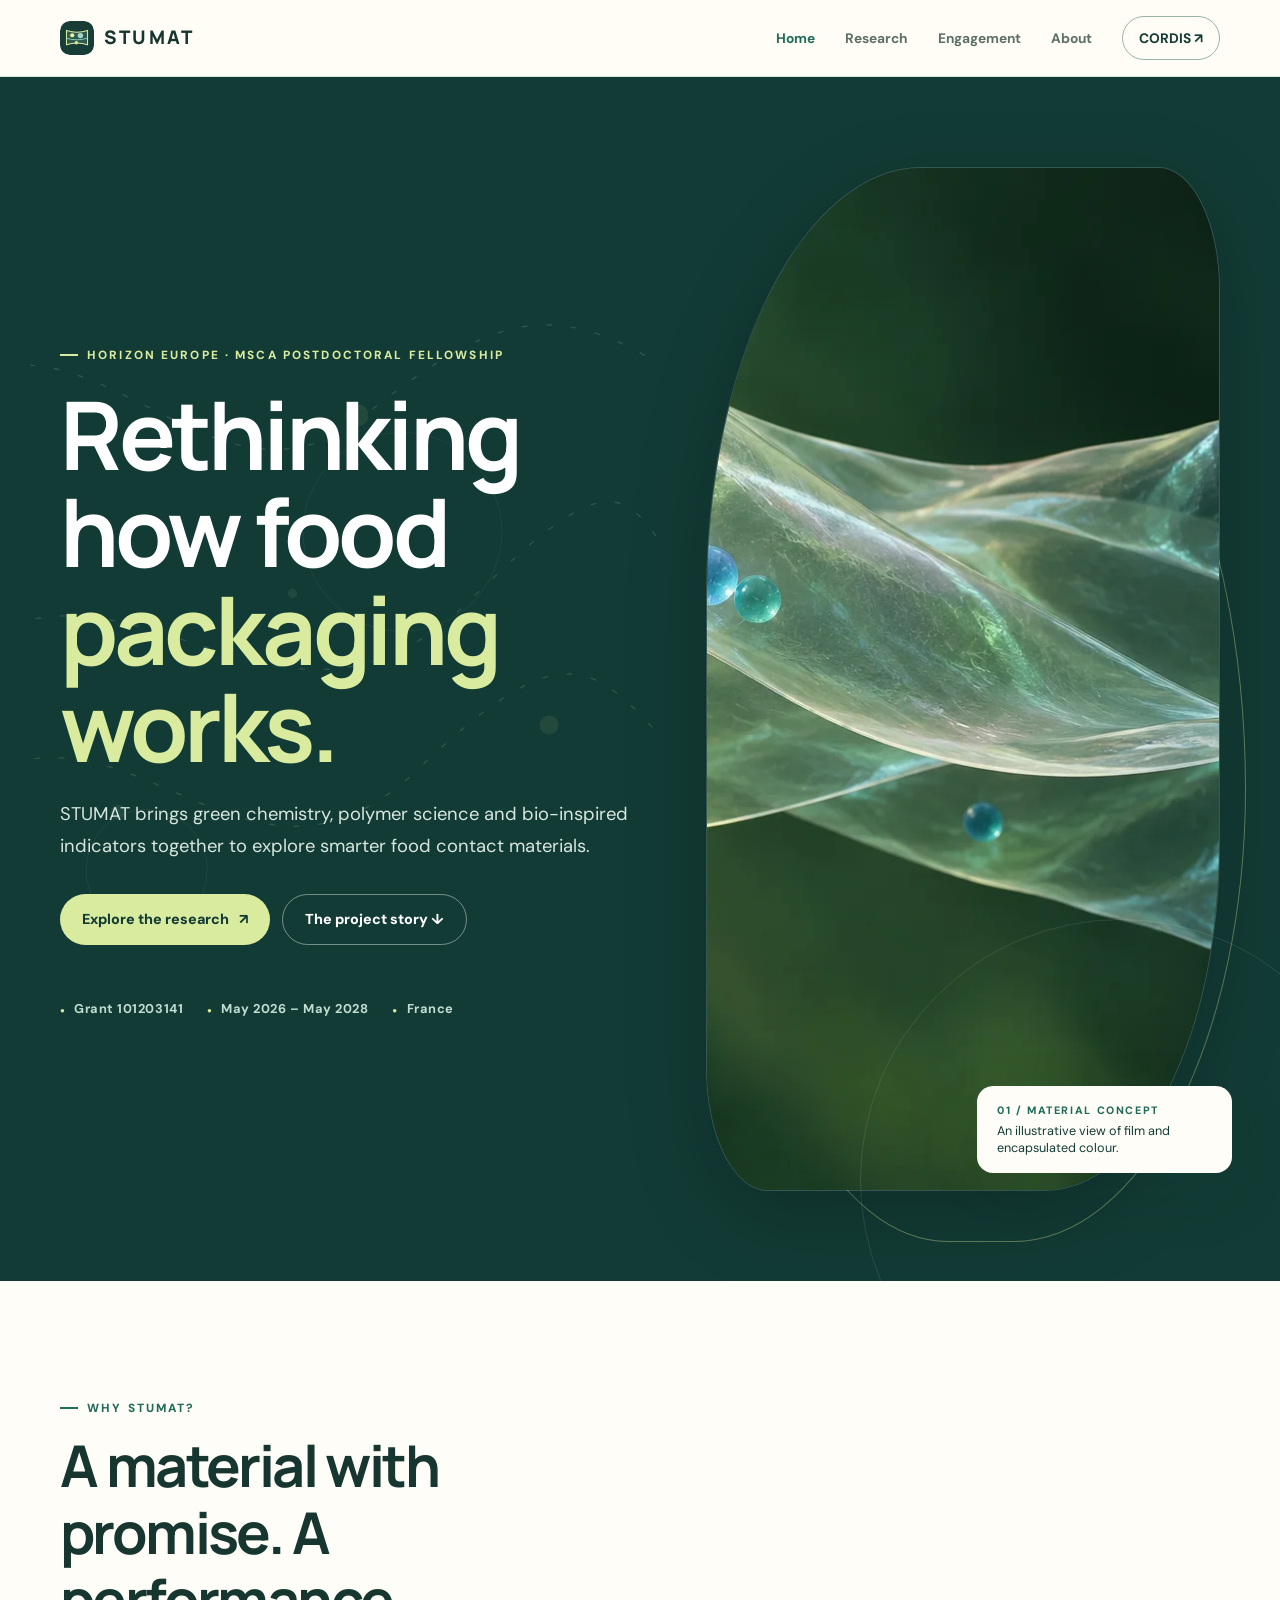
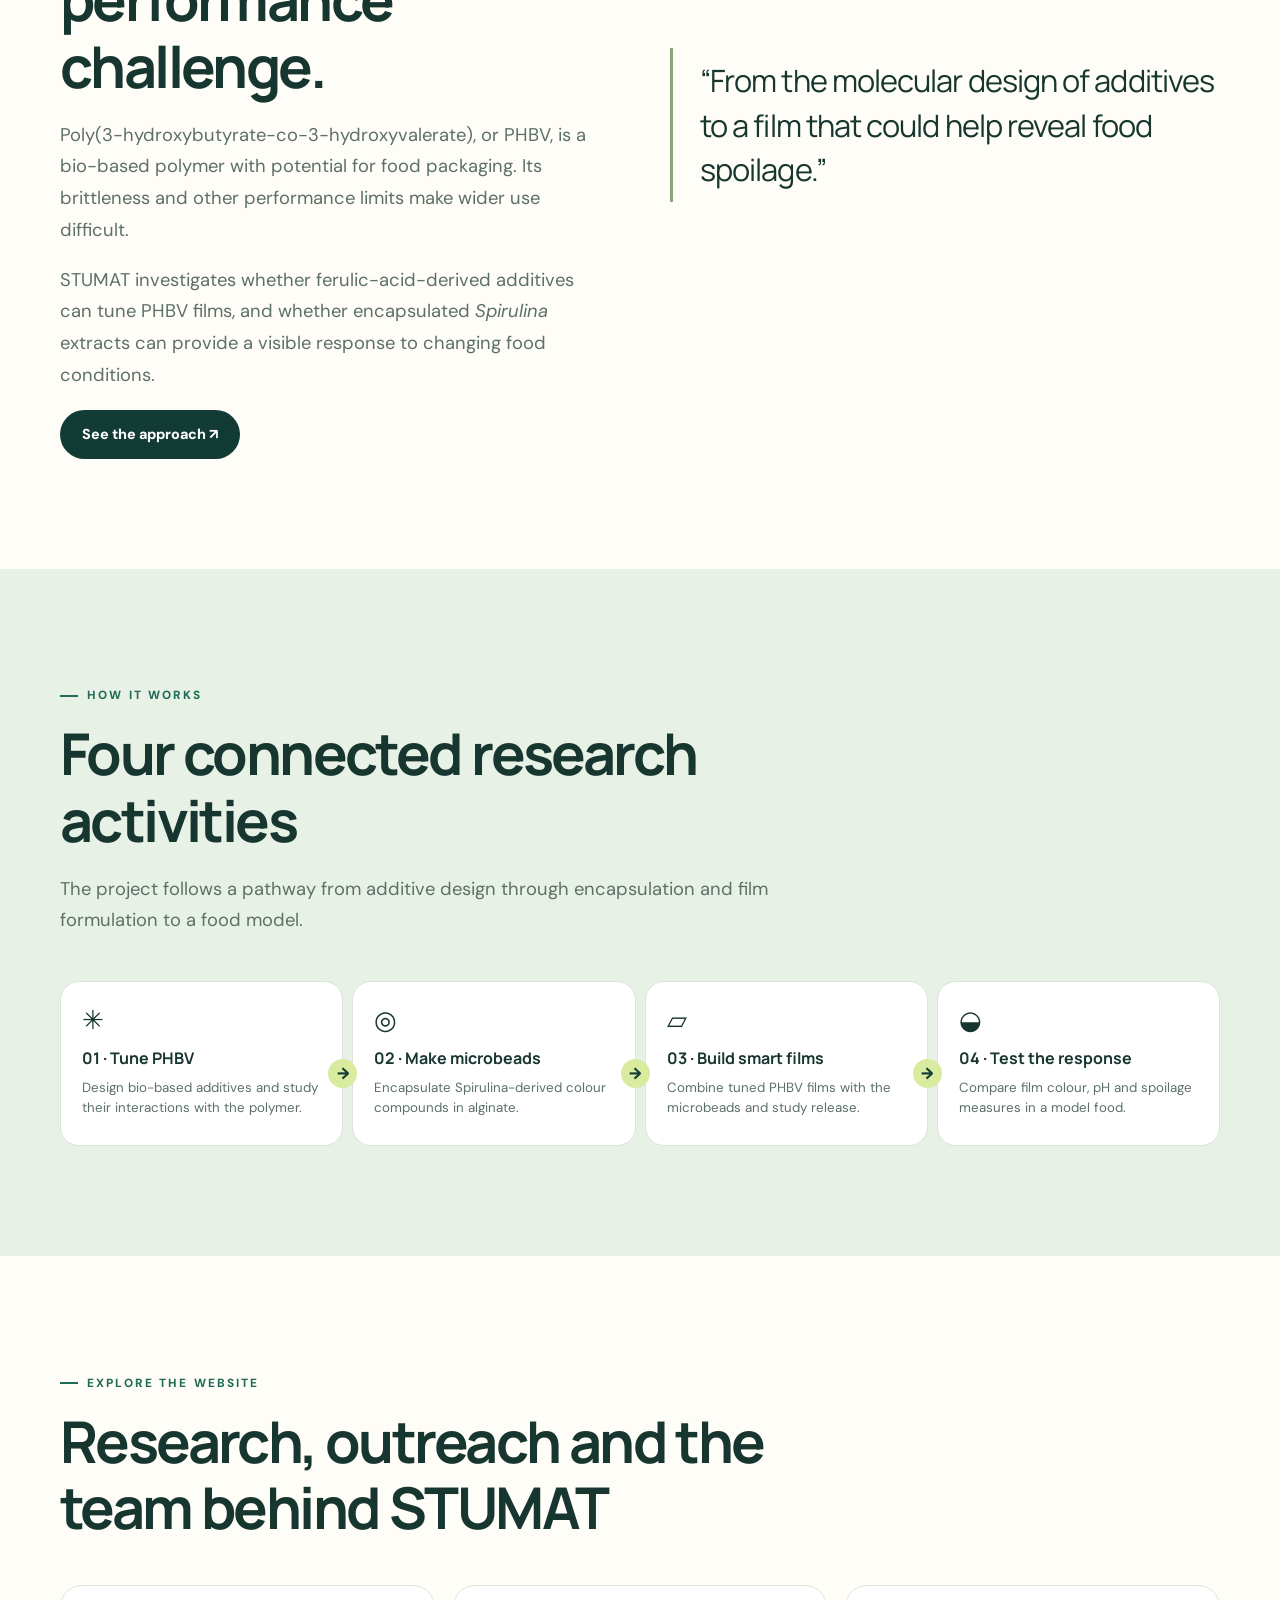
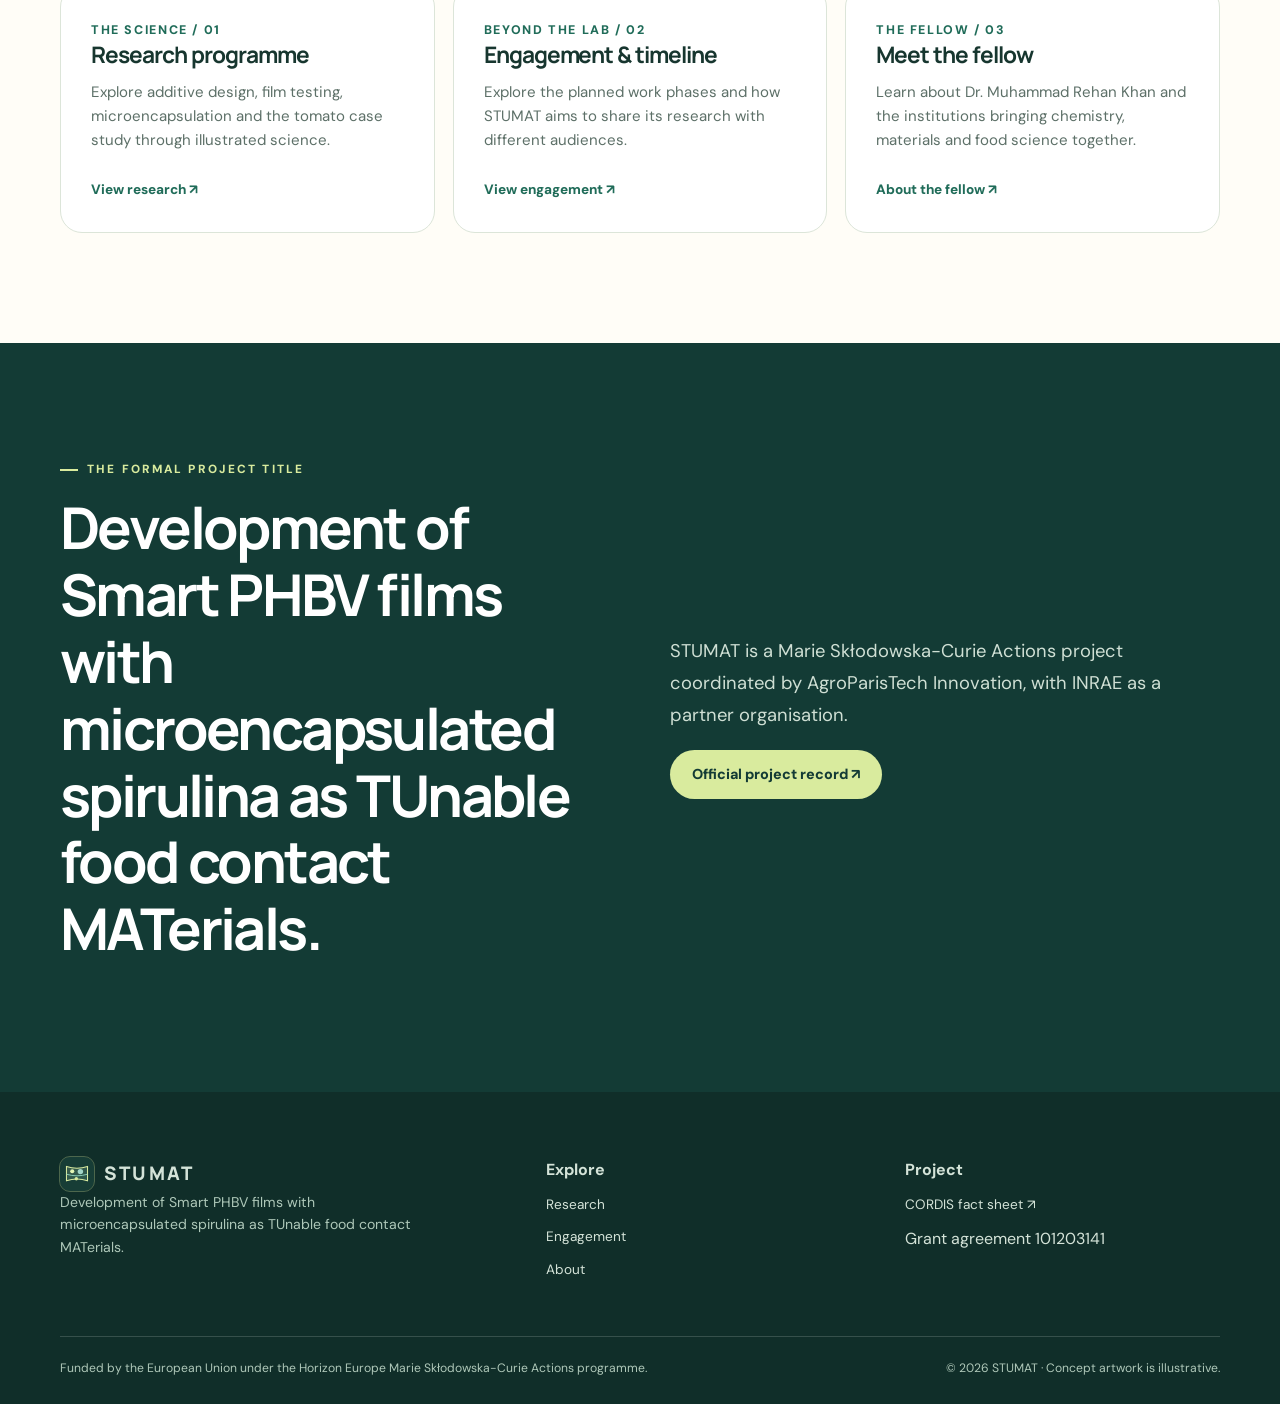
<file: index.html>
<!doctype html>
<html lang="en"><head><meta charset="utf-8"><meta name="viewport" content="width=device-width, initial-scale=1"><meta name="theme-color" content="#133b35"><meta name="description" content="STUMAT is a Marie Skłodowska-Curie Actions project developing tunable PHBV films and Spirulina-derived indicators for food contact materials."><title>STUMAT — Smart PHBV materials for food packaging</title><link rel="icon" href="favicon.svg" type="image/svg+xml"><link rel="stylesheet" href="site.css?v=stumat-hero-2"><style>
.hero-copy{position:relative;isolation:isolate}.hero-copy>:not(.hero-ambient){position:relative;z-index:1}.hero-ambient{position:absolute;inset:-60px -10px -35px -30px;z-index:0;pointer-events:none;overflow:hidden;opacity:.55}.hero-ambient svg{display:block;width:100%;height:100%}.hero-ambient .ambient-chain{fill:none;stroke:#c7ebd6;stroke-width:1.4;stroke-linecap:round;stroke-dasharray:5 21;opacity:.27;animation:ambient-line 28s linear infinite}.hero-ambient .chain-two{stroke:#d9eb9e;animation-direction:reverse}.hero-ambient .ambient-ring{fill:none;stroke:#c4ead4;stroke-width:1;opacity:.12}.hero-ambient .ambient-bead{fill:#d9eb9e;opacity:.15;animation:ambient-dot 6s ease-in-out infinite}.hero-ambient .bead-two,.hero-ambient .bead-four{fill:#a7e0cc}.hero-ambient .bead-three{animation-delay:-3s}@keyframes ambient-line{to{stroke-dashoffset:-312}}@keyframes ambient-dot{50%{translate:0 -11px;opacity:.26}}@media(max-width:600px){.hero-ambient{opacity:.35;inset:-35px -5px -20px -10px}}@media(prefers-reduced-motion:reduce){.hero-ambient .ambient-chain,.hero-ambient .ambient-bead{animation:none!important}}
</style><script src="site.js" defer></script></head>
<body><a class="skip" href="#main">Skip to content</a><header class="site-header"><div class="container nav-wrap"><a class="brand" href="index.html" aria-label="STUMAT home"><img class="brand-icon" src="assets/stumat-mark.svg" alt=""> STUMAT</a><button class="menu-button" type="button" aria-label="Open menu" aria-expanded="false">☰</button><nav class="nav" aria-label="Main navigation"><a href="index.html" aria-current="page">Home</a><a href="research.html">Research</a><a href="engagement.html">Engagement</a><a href="about.html">About</a><a class="nav-cta" href="https://cordis.europa.eu/project/id/101203141" target="_blank" rel="noopener noreferrer">CORDIS ↗</a></nav></div></header>
<main id="main"><section class="hero"><div class="container hero-grid"><div class="hero-copy"><div class="hero-ambient" aria-hidden="true"><svg viewBox="0 0 740 820" preserveAspectRatio="xMidYMid slice" xmlns="http://www.w3.org/2000/svg"><path class="ambient-chain chain-one" d="M-80 140 C90 -20 220 280 390 145 S620 18 810 170"/><path class="ambient-chain chain-two" d="M-90 585 C120 360 245 710 445 520 S640 430 820 620"/><path class="ambient-chain chain-three" d="M-70 420 C135 230 290 550 505 337 S650 300 820 395"/><circle class="ambient-ring ring-one" cx="430" cy="268" r="105"/><circle class="ambient-ring ring-two" cx="160" cy="625" r="64"/><circle class="ambient-bead bead-one" cx="382" cy="145" r="12"/><circle class="ambient-bead bead-two" cx="130" cy="564" r="8"/><circle class="ambient-bead bead-three" cx="585" cy="472" r="10"/><circle class="ambient-bead bead-four" cx="314" cy="333" r="5"/></svg></div><span class="eyebrow light-eyebrow">Horizon Europe · MSCA Postdoctoral Fellowship</span><h1>Rethinking how food <em>packaging works.</em></h1><p class="lead">STUMAT brings green chemistry, polymer science and bio-inspired indicators together to explore smarter food contact materials.</p><div class="hero-actions"><a class="button button-primary" href="research.html">Explore the research <span aria-hidden="true">↗</span></a><a class="button button-outline" href="#story">The project story ↓</a></div><div class="hero-meta"><span>Grant 101203141</span><span>May 2026 – May 2028</span><span>France</span></div></div><figure class="hero-image"><img src="assets/film-concept.webp" width="1536" height="1024" alt="Concept illustration of a translucent polymer film with blue-green indicator beads" fetchpriority="high"><figcaption><span>01 / MATERIAL CONCEPT</span> An illustrative view of film and encapsulated colour.</figcaption></figure></div></section>
<section class="section section-cream" id="story"><div class="container grid-2"><div class="reveal"><span class="eyebrow">Why STUMAT?</span><h2>A material with promise. A performance challenge.</h2><p class="lead">Poly(3-hydroxybutyrate-co-3-hydroxyvalerate), or PHBV, is a bio-based polymer with potential for food packaging. Its brittleness and other performance limits make wider use difficult.</p><p class="lead">STUMAT investigates whether ferulic-acid-derived additives can tune PHBV films, and whether encapsulated <em>Spirulina</em> extracts can provide a visible response to changing food conditions.</p><a class="button button-dark" href="research.html">See the approach ↗</a></div><div class="statement reveal">“From the molecular design of additives to a film that could help reveal food spoilage.”</div></div></section>
<section class="section section-sage"><div class="container"><div class="section-heading reveal"><span class="eyebrow">How it works</span><h2>Four connected research activities</h2><p class="lead">The project follows a pathway from additive design through encapsulation and film formulation to a food model.</p></div><div class="flow"><div class="flow-step reveal"><div class="flow-icon" aria-hidden="true">✳</div><strong>01 · Tune PHBV</strong><small>Design bio-based additives and study their interactions with the polymer.</small></div><div class="flow-step reveal"><div class="flow-icon" aria-hidden="true">◎</div><strong>02 · Make microbeads</strong><small>Encapsulate Spirulina-derived colour compounds in alginate.</small></div><div class="flow-step reveal"><div class="flow-icon" aria-hidden="true">▱</div><strong>03 · Build smart films</strong><small>Combine tuned PHBV films with the microbeads and study release.</small></div><div class="flow-step reveal"><div class="flow-icon" aria-hidden="true">◒</div><strong>04 · Test the response</strong><small>Compare film colour, pH and spoilage measures in a model food.</small></div></div></div></section>
<section class="section section-cream"><div class="container"><div class="section-heading reveal"><span class="eyebrow">Explore the website</span><h2>Research, outreach and the team behind STUMAT</h2></div><div class="grid-3"><article class="card reveal"><span class="card-number">THE SCIENCE / 01</span><h3>Research programme</h3><p>Explore additive design, film testing, microencapsulation and the tomato case study through illustrated science.</p><a class="card-link" href="research.html">View research ↗</a></article><article class="card reveal"><span class="card-number">BEYOND THE LAB / 02</span><h3>Engagement & timeline</h3><p>Explore the planned work phases and how STUMAT aims to share its research with different audiences.</p><a class="card-link" href="engagement.html">View engagement ↗</a></article><article class="card reveal"><span class="card-number">THE FELLOW / 03</span><h3>Meet the fellow</h3><p>Learn about Dr. Muhammad Rehan Khan and the institutions bringing chemistry, materials and food science together.</p><a class="card-link" href="about.html">About the fellow ↗</a></article></div></div></section>
<section class="section section-dark"><div class="container grid-2"><div class="reveal"><span class="eyebrow light-eyebrow">The formal project title</span><h2>Development of Smart PHBV films with microencapsulated spirulina as TUnable food contact MATerials.</h2></div><div class="reveal"><p class="lead">STUMAT is a Marie Skłodowska-Curie Actions project coordinated by AgroParisTech Innovation, with INRAE as a partner organisation.</p><a class="button button-primary" href="https://cordis.europa.eu/project/id/101203141" target="_blank" rel="noopener noreferrer">Official project record ↗</a></div></div></section></main>
<footer class="site-footer"><div class="container"><div class="footer-grid"><div><a class="brand" href="index.html"><img class="brand-icon" src="assets/stumat-mark.svg" alt=""> STUMAT</a><p>Development of Smart PHBV films with microencapsulated spirulina as TUnable food contact MATerials.</p></div><div class="footer-links"><strong>Explore</strong><a href="research.html">Research</a><a href="engagement.html">Engagement</a><a href="about.html">About</a></div><div class="footer-links"><strong>Project</strong><a href="https://cordis.europa.eu/project/id/101203141" target="_blank" rel="noopener noreferrer">CORDIS fact sheet ↗</a><span>Grant agreement 101203141</span></div></div><div class="footer-bottom"><span>Funded by the European Union under the Horizon Europe Marie Skłodowska-Curie Actions programme.</span><span>© 2026 STUMAT · Concept artwork is illustrative.</span></div></div></footer></body></html>
</file>
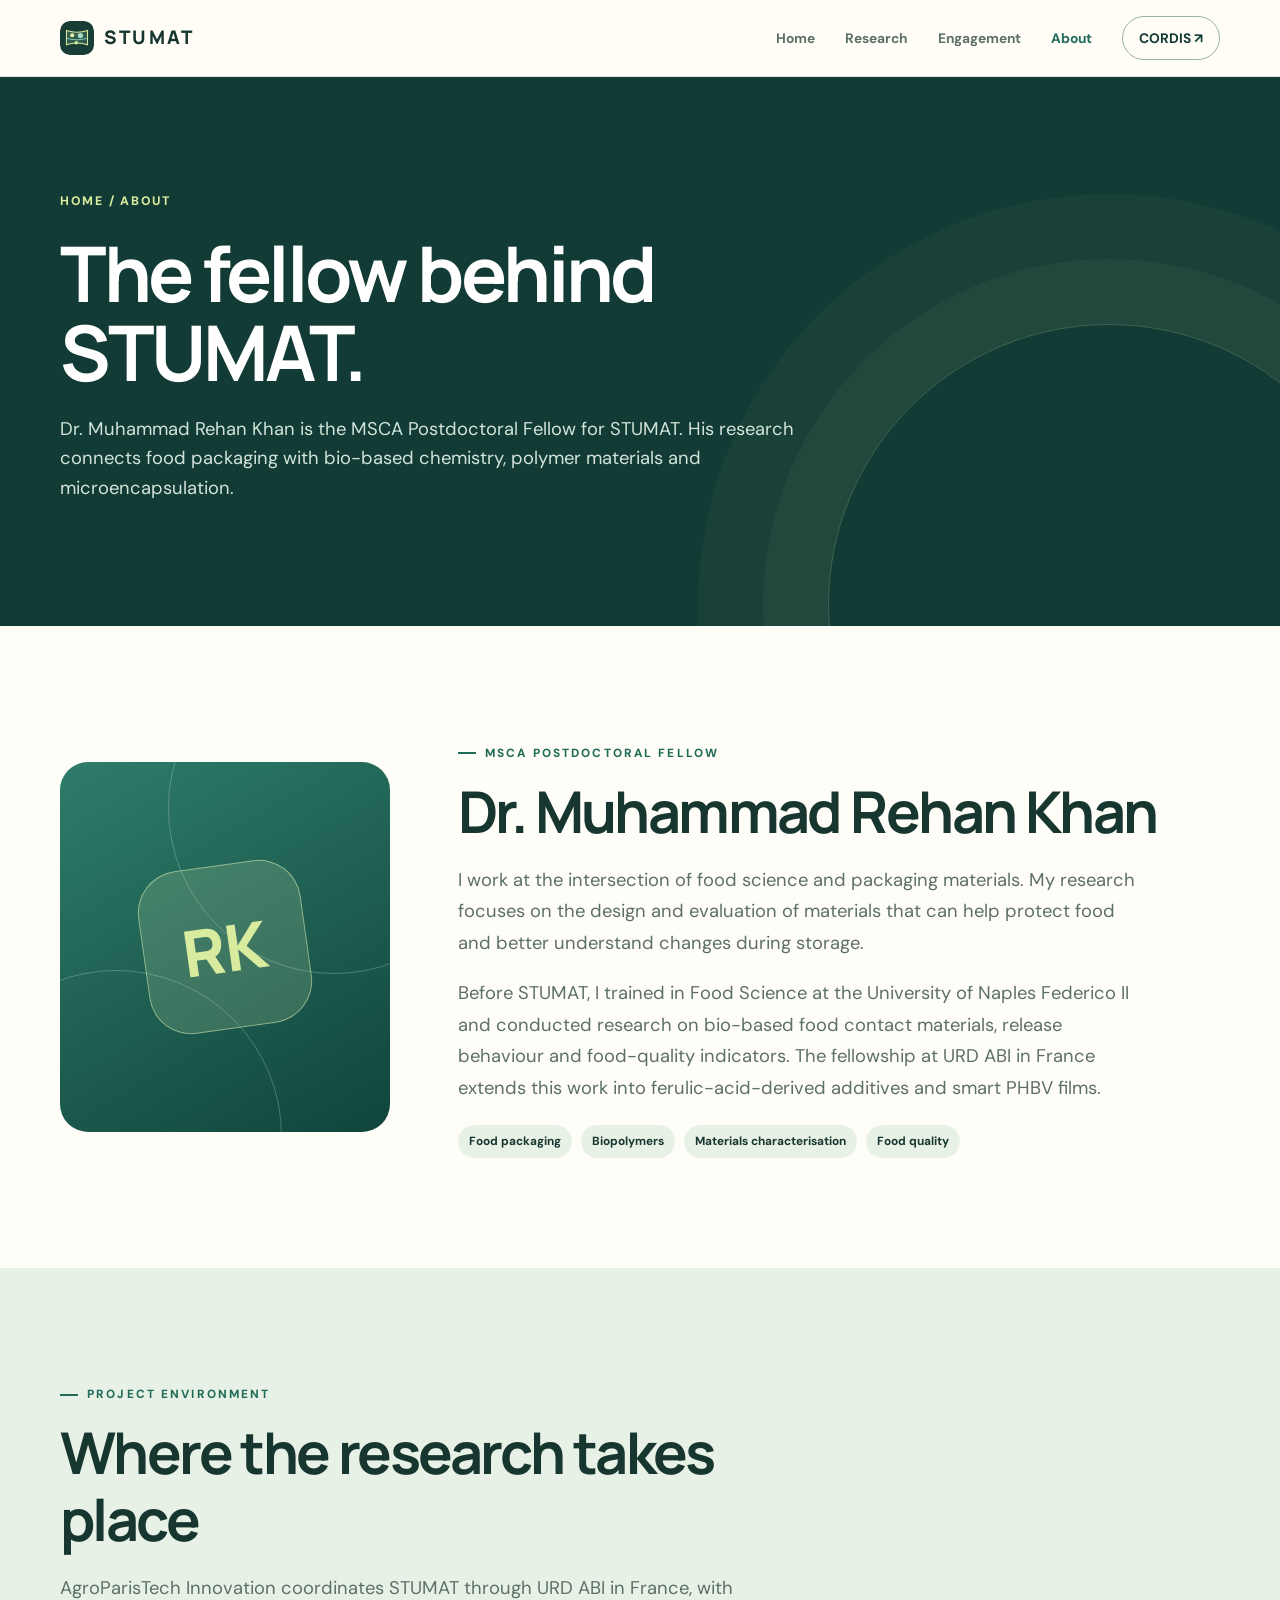
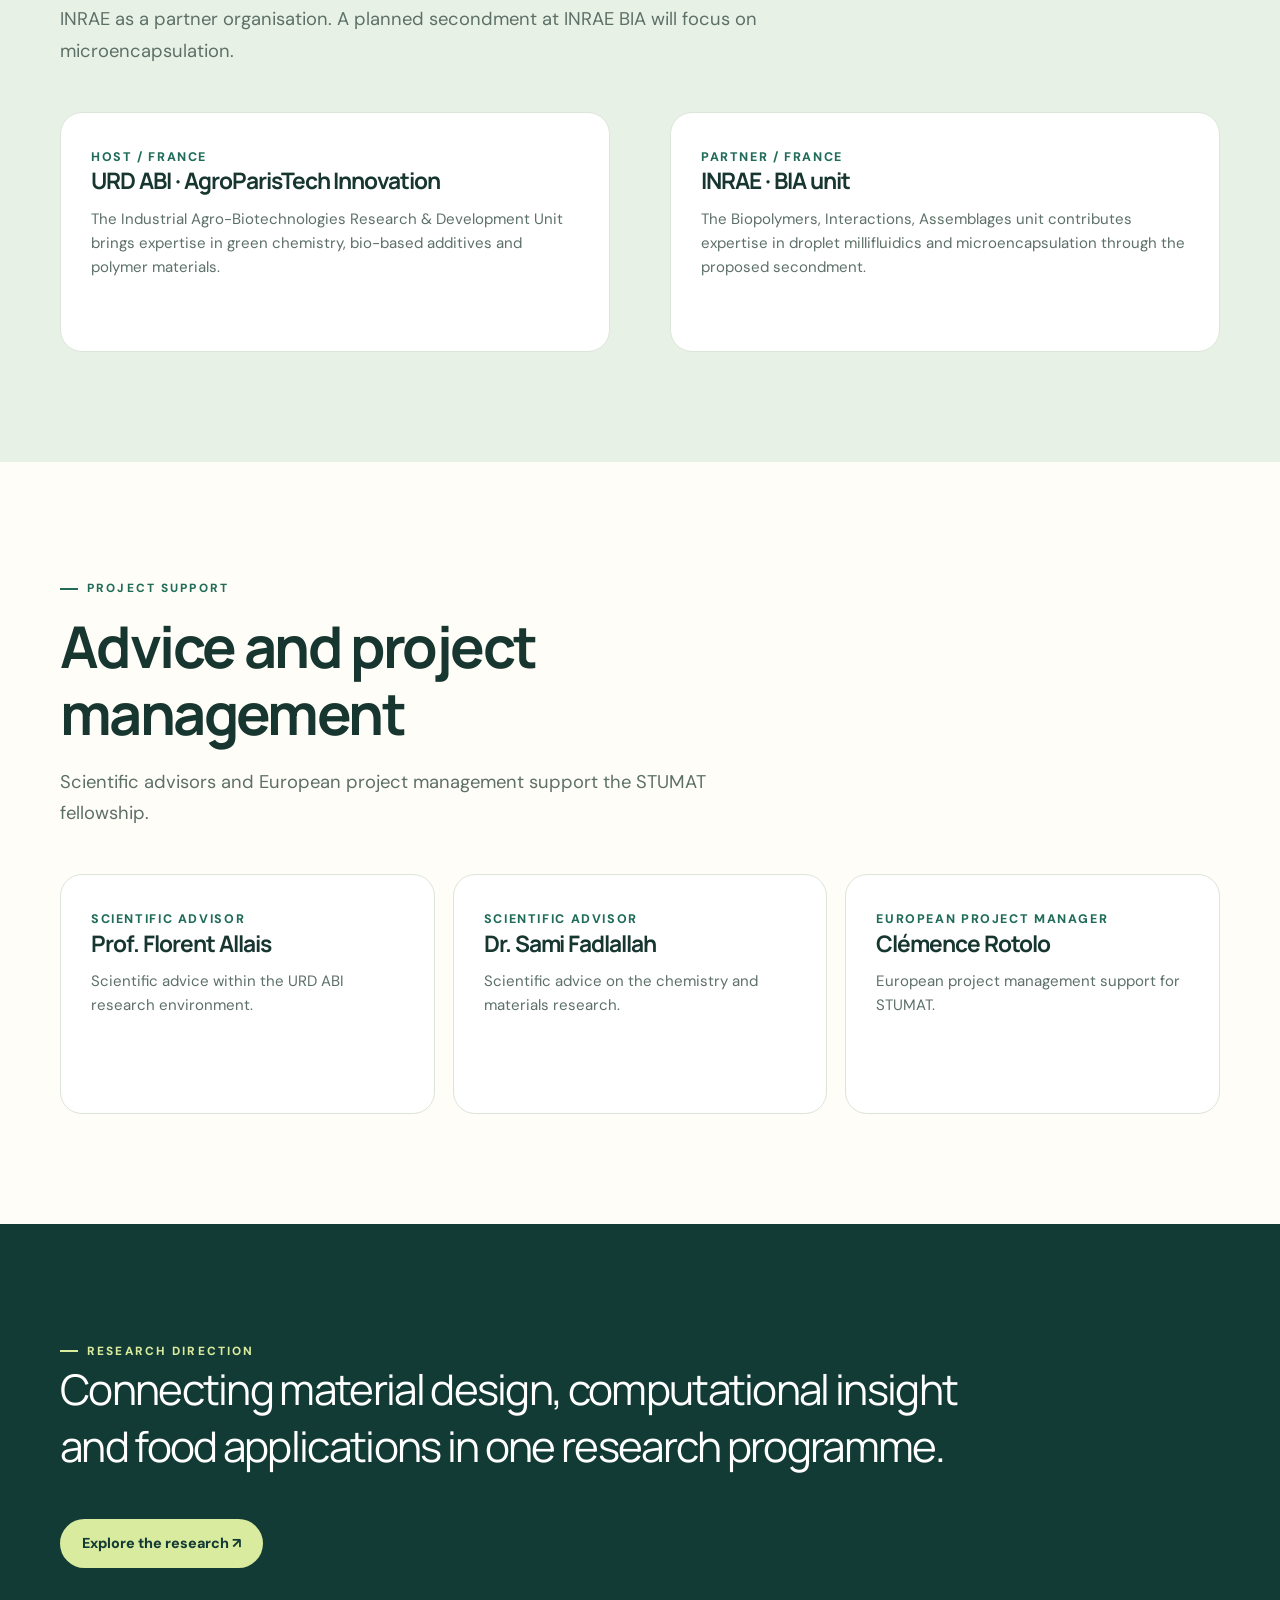
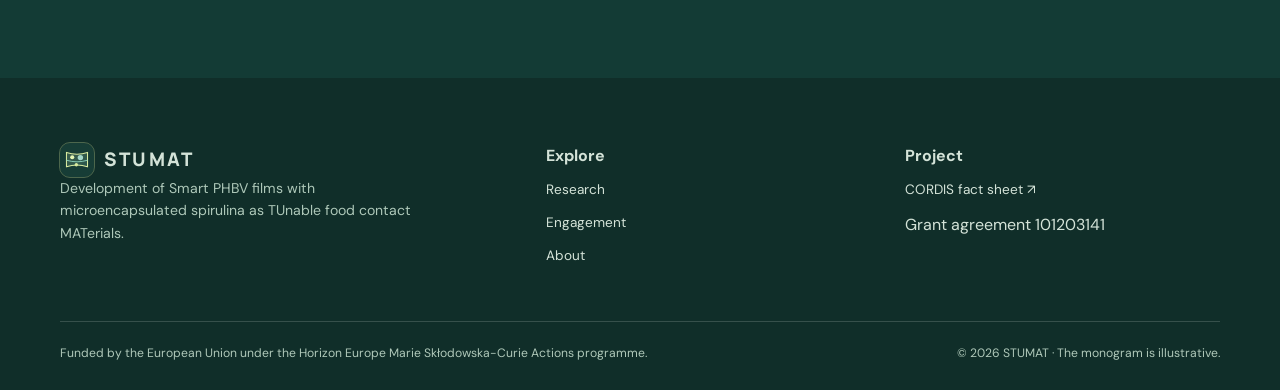
<file: about.html>
<!doctype html>
<html lang="en"><head><meta charset="utf-8"><meta name="viewport" content="width=device-width, initial-scale=1"><meta name="theme-color" content="#133b35"><meta name="description" content="Meet Dr. Muhammad Rehan Khan, the MSCA fellow behind STUMAT, and the French host and partner organisations."><title>About the fellow — STUMAT</title><link rel="icon" href="favicon.svg" type="image/svg+xml"><link rel="stylesheet" href="site.css"><script src="site.js" defer></script></head>
<body><a class="skip" href="#main">Skip to content</a><header class="site-header"><div class="container nav-wrap"><a class="brand" href="index.html" aria-label="STUMAT home"><img class="brand-icon" src="assets/stumat-mark.svg" alt=""> STUMAT</a><button class="menu-button" type="button" aria-label="Open menu" aria-expanded="false">☰</button><nav class="nav" aria-label="Main navigation"><a href="index.html">Home</a><a href="research.html">Research</a><a href="engagement.html">Engagement</a><a href="about.html" aria-current="page">About</a><a class="nav-cta" href="https://cordis.europa.eu/project/id/101203141" target="_blank" rel="noopener noreferrer">CORDIS ↗</a></nav></div></header>
<main id="main"><section class="page-hero"><div class="container"><span class="breadcrumb"><a href="index.html">Home</a> / About</span><h1>The fellow behind STUMAT.</h1><p>Dr. Muhammad Rehan Khan is the MSCA Postdoctoral Fellow for STUMAT. His research connects food packaging with bio-based chemistry, polymer materials and microencapsulation.</p></div></section>
<section class="section section-cream"><div class="container profile"><div class="portrait reveal" role="img" aria-label="Decorative monogram for Dr. Muhammad Rehan Khan; no portrait photograph"><div class="monogram">RK</div></div><div class="reveal"><span class="eyebrow">MSCA Postdoctoral Fellow</span><h2>Dr. Muhammad Rehan Khan</h2><p class="lead">I work at the intersection of food science and packaging materials. My research focuses on the design and evaluation of materials that can help protect food and better understand changes during storage.</p><p class="lead">Before STUMAT, I trained in Food Science at the University of Naples Federico II and conducted research on bio-based food contact materials, release behaviour and food-quality indicators. The fellowship at URD ABI in France extends this work into ferulic-acid-derived additives and smart PHBV films.</p><div class="tag-row"><span class="tag">Food packaging</span><span class="tag">Biopolymers</span><span class="tag">Materials characterisation</span><span class="tag">Food quality</span></div></div></div></section>
<section class="section section-sage"><div class="container"><div class="section-heading reveal"><span class="eyebrow">Project environment</span><h2>Where the research takes place</h2><p class="lead">AgroParisTech Innovation coordinates STUMAT through URD ABI in France, with INRAE as a partner organisation. A planned secondment at INRAE BIA will focus on microencapsulation.</p></div><div class="grid-2"><article class="card reveal"><span class="card-number">HOST / FRANCE</span><h3>URD ABI · AgroParisTech Innovation</h3><p>The Industrial Agro-Biotechnologies Research &amp; Development Unit brings expertise in green chemistry, bio-based additives and polymer materials.</p></article><article class="card reveal"><span class="card-number">PARTNER / FRANCE</span><h3>INRAE · BIA unit</h3><p>The Biopolymers, Interactions, Assemblages unit contributes expertise in droplet millifluidics and microencapsulation through the proposed secondment.</p></article></div></div></section>
<section class="section section-cream"><div class="container"><div class="section-heading reveal"><span class="eyebrow">Project support</span><h2>Advice and project management</h2><p class="lead">Scientific advisors and European project management support the STUMAT fellowship.</p></div><div class="grid-3"><article class="card reveal"><span class="card-number">SCIENTIFIC ADVISOR</span><h3>Prof. Florent Allais</h3><p>Scientific advice within the URD ABI research environment.</p></article><article class="card reveal"><span class="card-number">SCIENTIFIC ADVISOR</span><h3>Dr. Sami Fadlallah</h3><p>Scientific advice on the chemistry and materials research.</p></article><article class="card reveal"><span class="card-number">EUROPEAN PROJECT MANAGER</span><h3>Clémence Rotolo</h3><p>European project management support for STUMAT.</p></article></div></div></section>
<section class="section section-dark"><div class="container"><span class="eyebrow light-eyebrow">Research direction</span><p class="quote">Connecting material design, computational insight and food applications in one research programme.</p><a class="button button-primary" href="research.html">Explore the research ↗</a></div></section></main>
<footer class="site-footer"><div class="container"><div class="footer-grid"><div><a class="brand" href="index.html"><img class="brand-icon" src="assets/stumat-mark.svg" alt=""> STUMAT</a><p>Development of Smart PHBV films with microencapsulated spirulina as TUnable food contact MATerials.</p></div><div class="footer-links"><strong>Explore</strong><a href="research.html">Research</a><a href="engagement.html">Engagement</a><a href="about.html">About</a></div><div class="footer-links"><strong>Project</strong><a href="https://cordis.europa.eu/project/id/101203141" target="_blank" rel="noopener noreferrer">CORDIS fact sheet ↗</a><span>Grant agreement 101203141</span></div></div><div class="footer-bottom"><span>Funded by the European Union under the Horizon Europe Marie Skłodowska-Curie Actions programme.</span><span>© 2026 STUMAT · The monogram is illustrative.</span></div></div></footer></body></html>
</file>
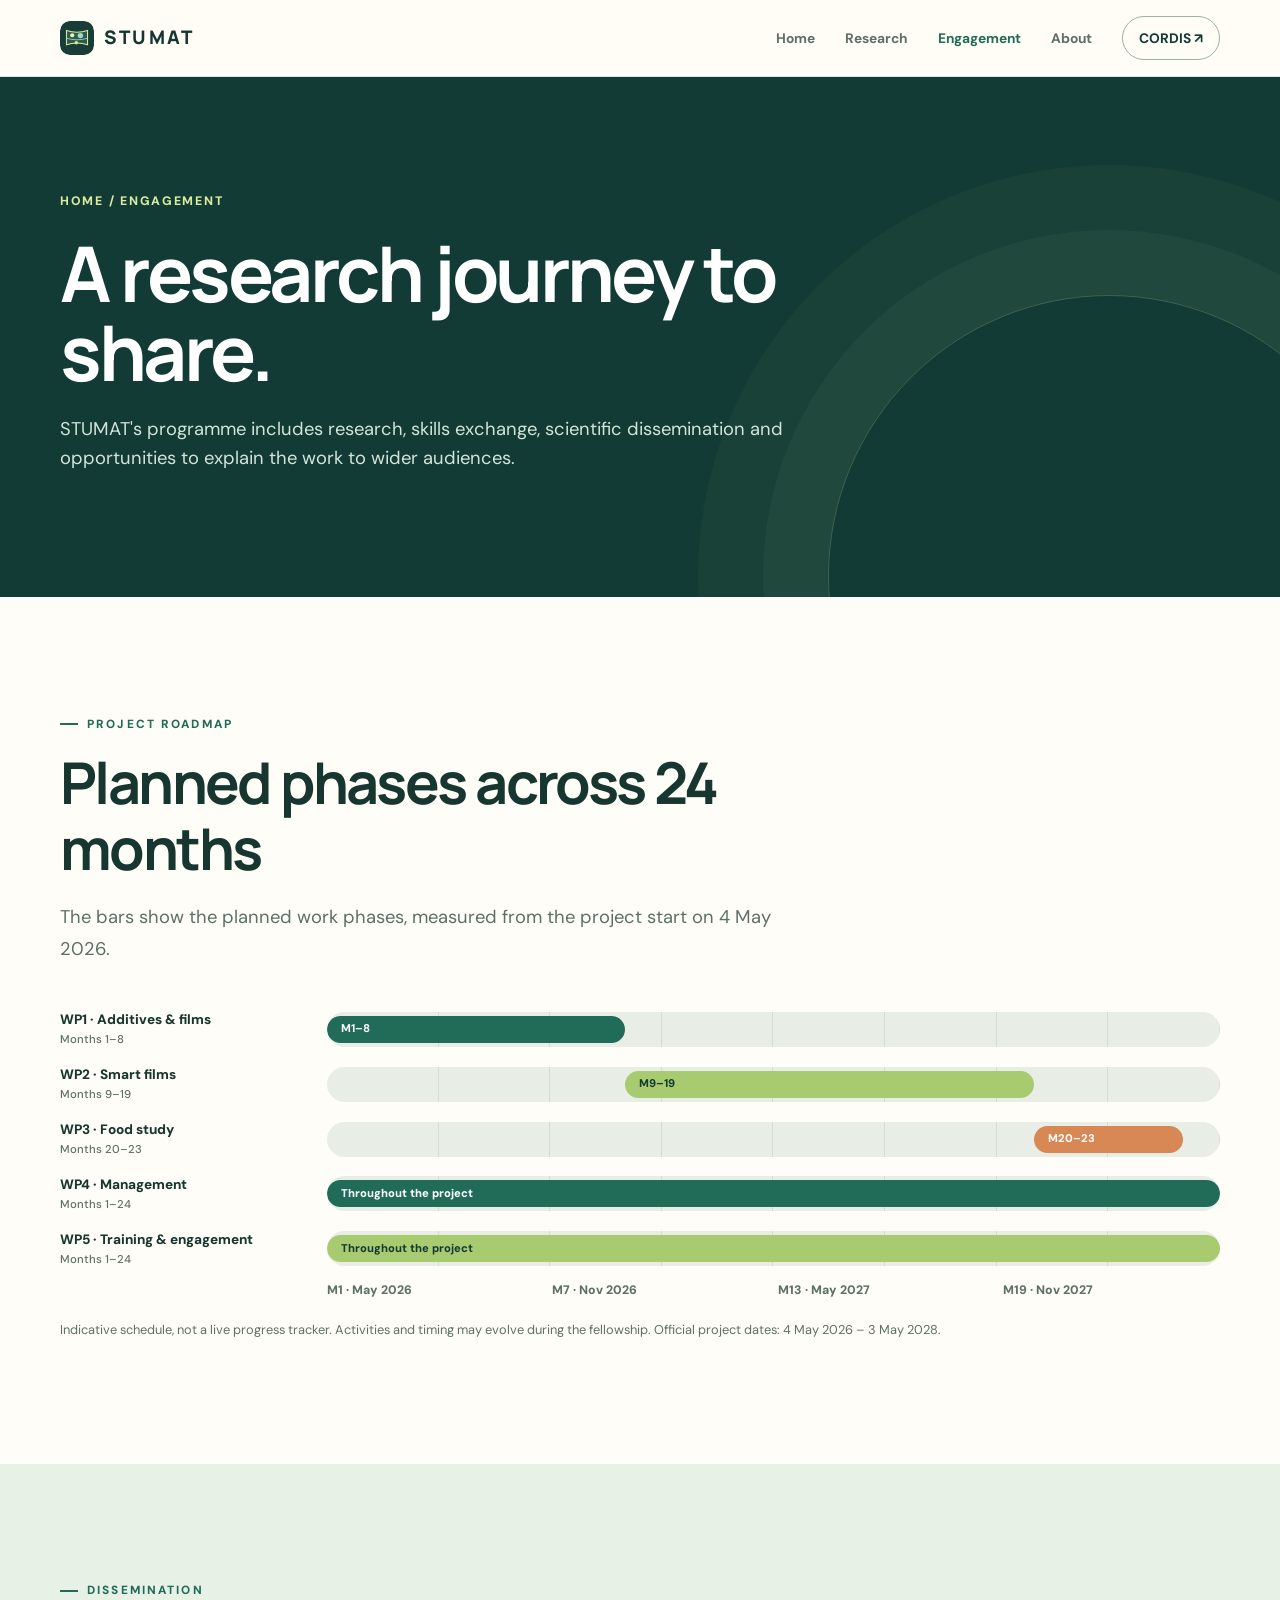
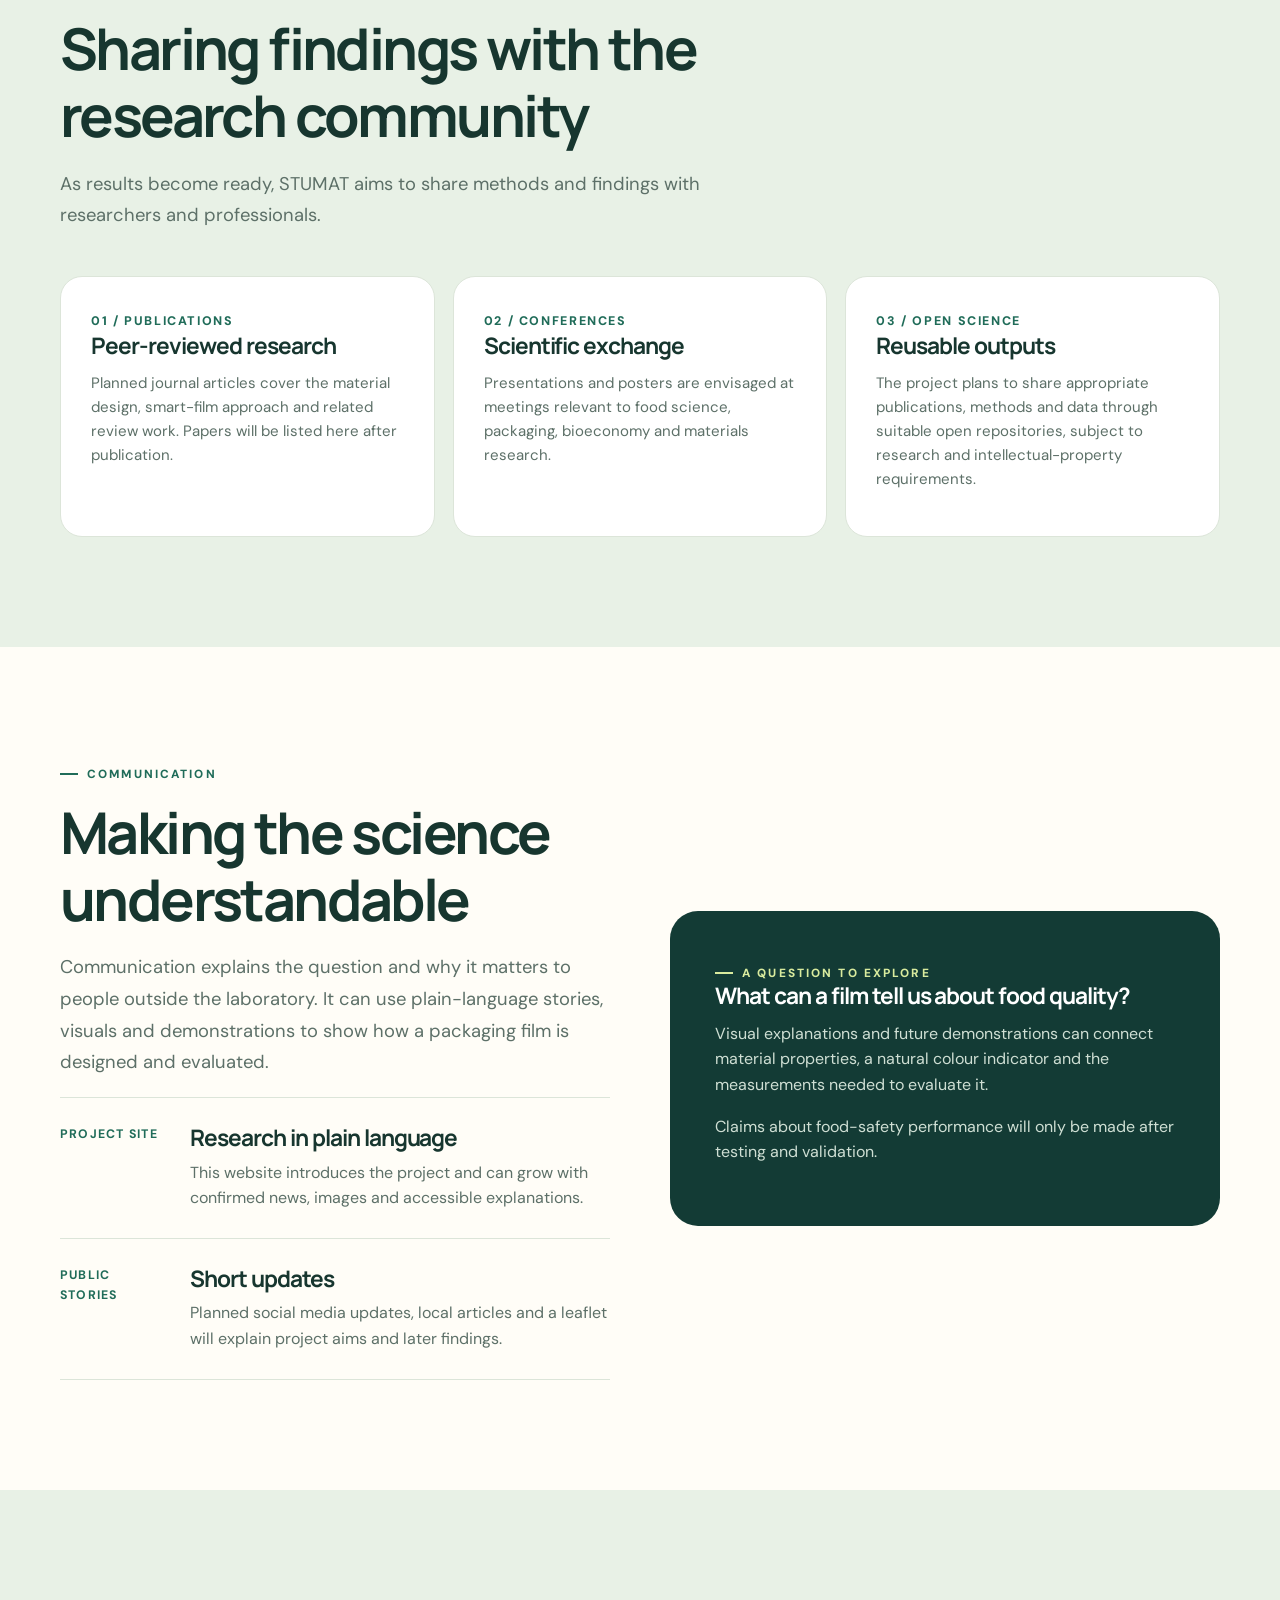
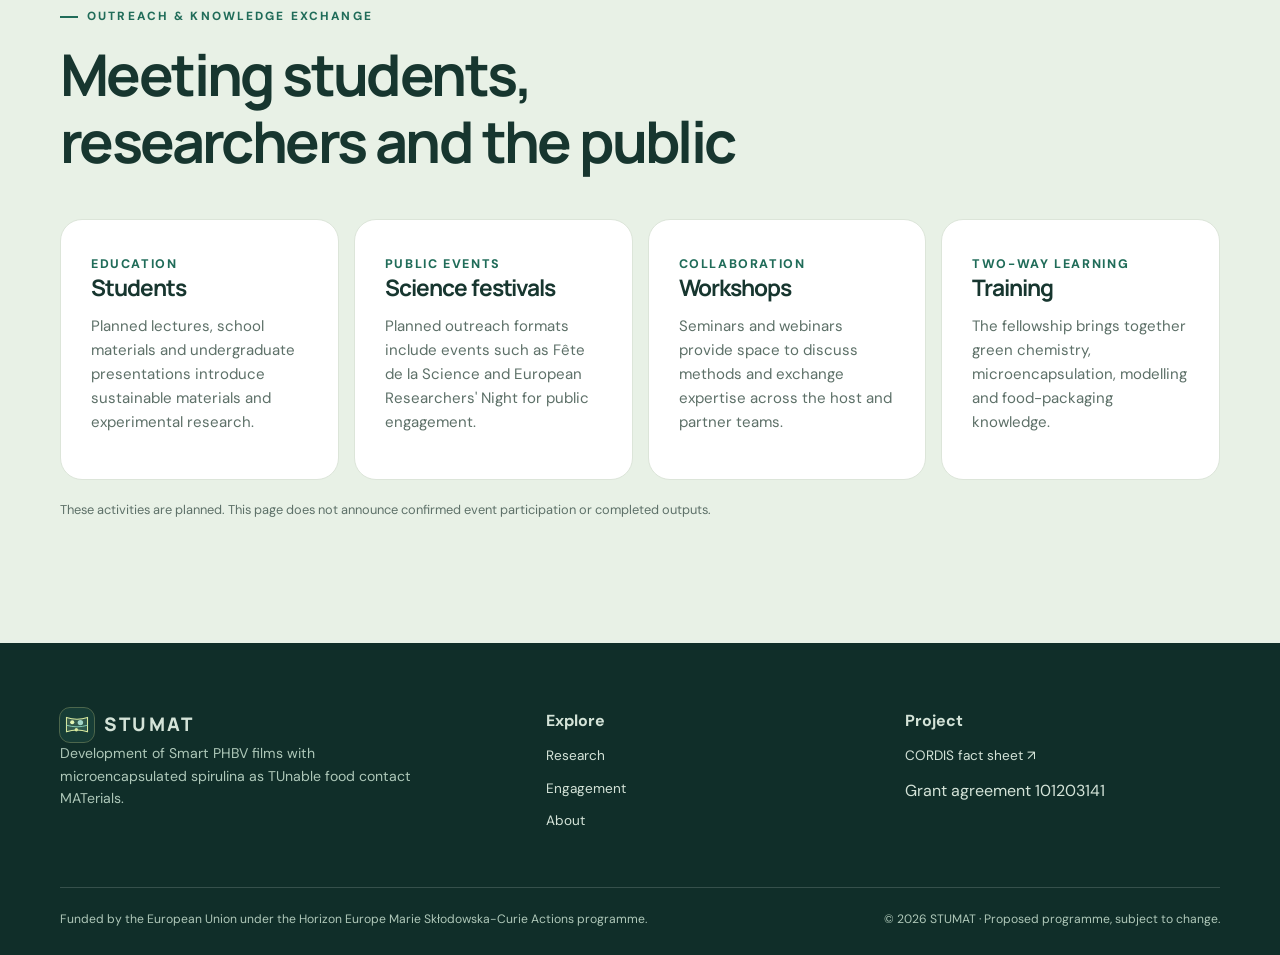
<file: engagement.html>
<!doctype html>
<html lang="en"><head><meta charset="utf-8"><meta name="viewport" content="width=device-width, initial-scale=1"><meta name="theme-color" content="#133b35"><meta name="description" content="See STUMAT's proposed timeline, scientific dissemination, public communication, education and outreach activities."><title>Timeline & engagement — STUMAT</title><link rel="icon" href="favicon.svg" type="image/svg+xml"><link rel="stylesheet" href="site.css"><script src="site.js" defer></script></head>
<body><a class="skip" href="#main">Skip to content</a><header class="site-header"><div class="container nav-wrap"><a class="brand" href="index.html" aria-label="STUMAT home"><img class="brand-icon" src="assets/stumat-mark.svg" alt=""> STUMAT</a><button class="menu-button" type="button" aria-label="Open menu" aria-expanded="false">☰</button><nav class="nav" aria-label="Main navigation"><a href="index.html">Home</a><a href="research.html">Research</a><a href="engagement.html" aria-current="page">Engagement</a><a href="about.html">About</a><a class="nav-cta" href="https://cordis.europa.eu/project/id/101203141" target="_blank" rel="noopener noreferrer">CORDIS ↗</a></nav></div></header>
<main id="main"><section class="page-hero"><div class="container"><span class="breadcrumb"><a href="index.html">Home</a> / Engagement</span><h1>A research journey to share.</h1><p>STUMAT's programme includes research, skills exchange, scientific dissemination and opportunities to explain the work to wider audiences.</p></div></section>
<section class="section section-cream" id="timeline"><div class="container"><div class="section-heading reveal"><span class="eyebrow">Project roadmap</span><h2>Planned phases across 24 months</h2><p class="lead">The bars show the planned work phases, measured from the project start on 4 May 2026.</p></div><div class="timeline reveal" role="img" aria-label="Proposed timeline: additive design months 1 to 8; microencapsulation and smart films months 9 to 19; spoilage detection months 20 to 23; management and engagement throughout months 1 to 24."><div class="timeline-row"><div class="timeline-name">WP1 · Additives & films <small>Months 1–8</small></div><div class="timeline-track"><div class="timeline-bar" style="--start:0%;--span:33.33%">M1–8</div></div></div><div class="timeline-row"><div class="timeline-name">WP2 · Smart films <small>Months 9–19</small></div><div class="timeline-track"><div class="timeline-bar lime" style="--start:33.33%;--span:45.83%">M9–19</div></div></div><div class="timeline-row"><div class="timeline-name">WP3 · Food study <small>Months 20–23</small></div><div class="timeline-track"><div class="timeline-bar orange" style="--start:79.17%;--span:16.67%">M20–23</div></div></div><div class="timeline-row"><div class="timeline-name">WP4 · Management <small>Months 1–24</small></div><div class="timeline-track"><div class="timeline-bar" style="--start:0%;--span:100%">Throughout the project</div></div></div><div class="timeline-row"><div class="timeline-name">WP5 · Training & engagement <small>Months 1–24</small></div><div class="timeline-track"><div class="timeline-bar lime" style="--start:0%;--span:100%">Throughout the project</div></div></div></div><div class="timeline-axis"><span>M1 · May 2026</span><span>M7 · Nov 2026</span><span>M13 · May 2027</span><span>M19 · Nov 2027</span></div><p class="note">Indicative schedule, not a live progress tracker. Activities and timing may evolve during the fellowship. Official project dates: 4 May 2026 – 3 May 2028.</p></div></section>
<section class="section section-sage" id="dissemination"><div class="container"><div class="section-heading reveal"><span class="eyebrow">Dissemination</span><h2>Sharing findings with the research community</h2><p class="lead">As results become ready, STUMAT aims to share methods and findings with researchers and professionals.</p></div><div class="grid-3"><article class="card reveal"><span class="card-number">01 / PUBLICATIONS</span><h3>Peer-reviewed research</h3><p>Planned journal articles cover the material design, smart-film approach and related review work. Papers will be listed here after publication.</p></article><article class="card reveal"><span class="card-number">02 / CONFERENCES</span><h3>Scientific exchange</h3><p>Presentations and posters are envisaged at meetings relevant to food science, packaging, bioeconomy and materials research.</p></article><article class="card reveal"><span class="card-number">03 / OPEN SCIENCE</span><h3>Reusable outputs</h3><p>The project plans to share appropriate publications, methods and data through suitable open repositories, subject to research and intellectual-property requirements.</p></article></div></div></section>
<section class="section section-cream" id="communication"><div class="container grid-2"><div class="reveal"><span class="eyebrow">Communication</span><h2>Making the science understandable</h2><p class="lead">Communication explains the question and why it matters to people outside the laboratory. It can use plain-language stories, visuals and demonstrations to show how a packaging film is designed and evaluated.</p><div class="activity"><strong>PROJECT SITE</strong><div><h3>Research in plain language</h3><p>This website introduces the project and can grow with confirmed news, images and accessible explanations.</p></div></div><div class="activity"><strong>PUBLIC STORIES</strong><div><h3>Short updates</h3><p>Planned social media updates, local articles and a leaflet will explain project aims and later findings.</p></div></div></div><div class="feature-panel reveal"><span class="eyebrow light-eyebrow">A question to explore</span><h3>What can a film tell us about food quality?</h3><p>Visual explanations and future demonstrations can connect material properties, a natural colour indicator and the measurements needed to evaluate it.</p><p>Claims about food-safety performance will only be made after testing and validation.</p></div></div></section>
<section class="section section-sage" id="outreach"><div class="container"><div class="section-heading reveal"><span class="eyebrow">Outreach & knowledge exchange</span><h2>Meeting students, researchers and the public</h2></div><div class="grid-4"><article class="card reveal"><span class="card-number">EDUCATION</span><h3>Students</h3><p>Planned lectures, school materials and undergraduate presentations introduce sustainable materials and experimental research.</p></article><article class="card reveal"><span class="card-number">PUBLIC EVENTS</span><h3>Science festivals</h3><p>Planned outreach formats include events such as Fête de la Science and European Researchers' Night for public engagement.</p></article><article class="card reveal"><span class="card-number">COLLABORATION</span><h3>Workshops</h3><p>Seminars and webinars provide space to discuss methods and exchange expertise across the host and partner teams.</p></article><article class="card reveal"><span class="card-number">TWO-WAY LEARNING</span><h3>Training</h3><p>The fellowship brings together green chemistry, microencapsulation, modelling and food-packaging knowledge.</p></article></div><p class="note">These activities are planned. This page does not announce confirmed event participation or completed outputs.</p></div></section></main>
<footer class="site-footer"><div class="container"><div class="footer-grid"><div><a class="brand" href="index.html"><img class="brand-icon" src="assets/stumat-mark.svg" alt=""> STUMAT</a><p>Development of Smart PHBV films with microencapsulated spirulina as TUnable food contact MATerials.</p></div><div class="footer-links"><strong>Explore</strong><a href="research.html">Research</a><a href="engagement.html">Engagement</a><a href="about.html">About</a></div><div class="footer-links"><strong>Project</strong><a href="https://cordis.europa.eu/project/id/101203141" target="_blank" rel="noopener noreferrer">CORDIS fact sheet ↗</a><span>Grant agreement 101203141</span></div></div><div class="footer-bottom"><span>Funded by the European Union under the Horizon Europe Marie Skłodowska-Curie Actions programme.</span><span>© 2026 STUMAT · Proposed programme, subject to change.</span></div></div></footer></body></html>
</file>
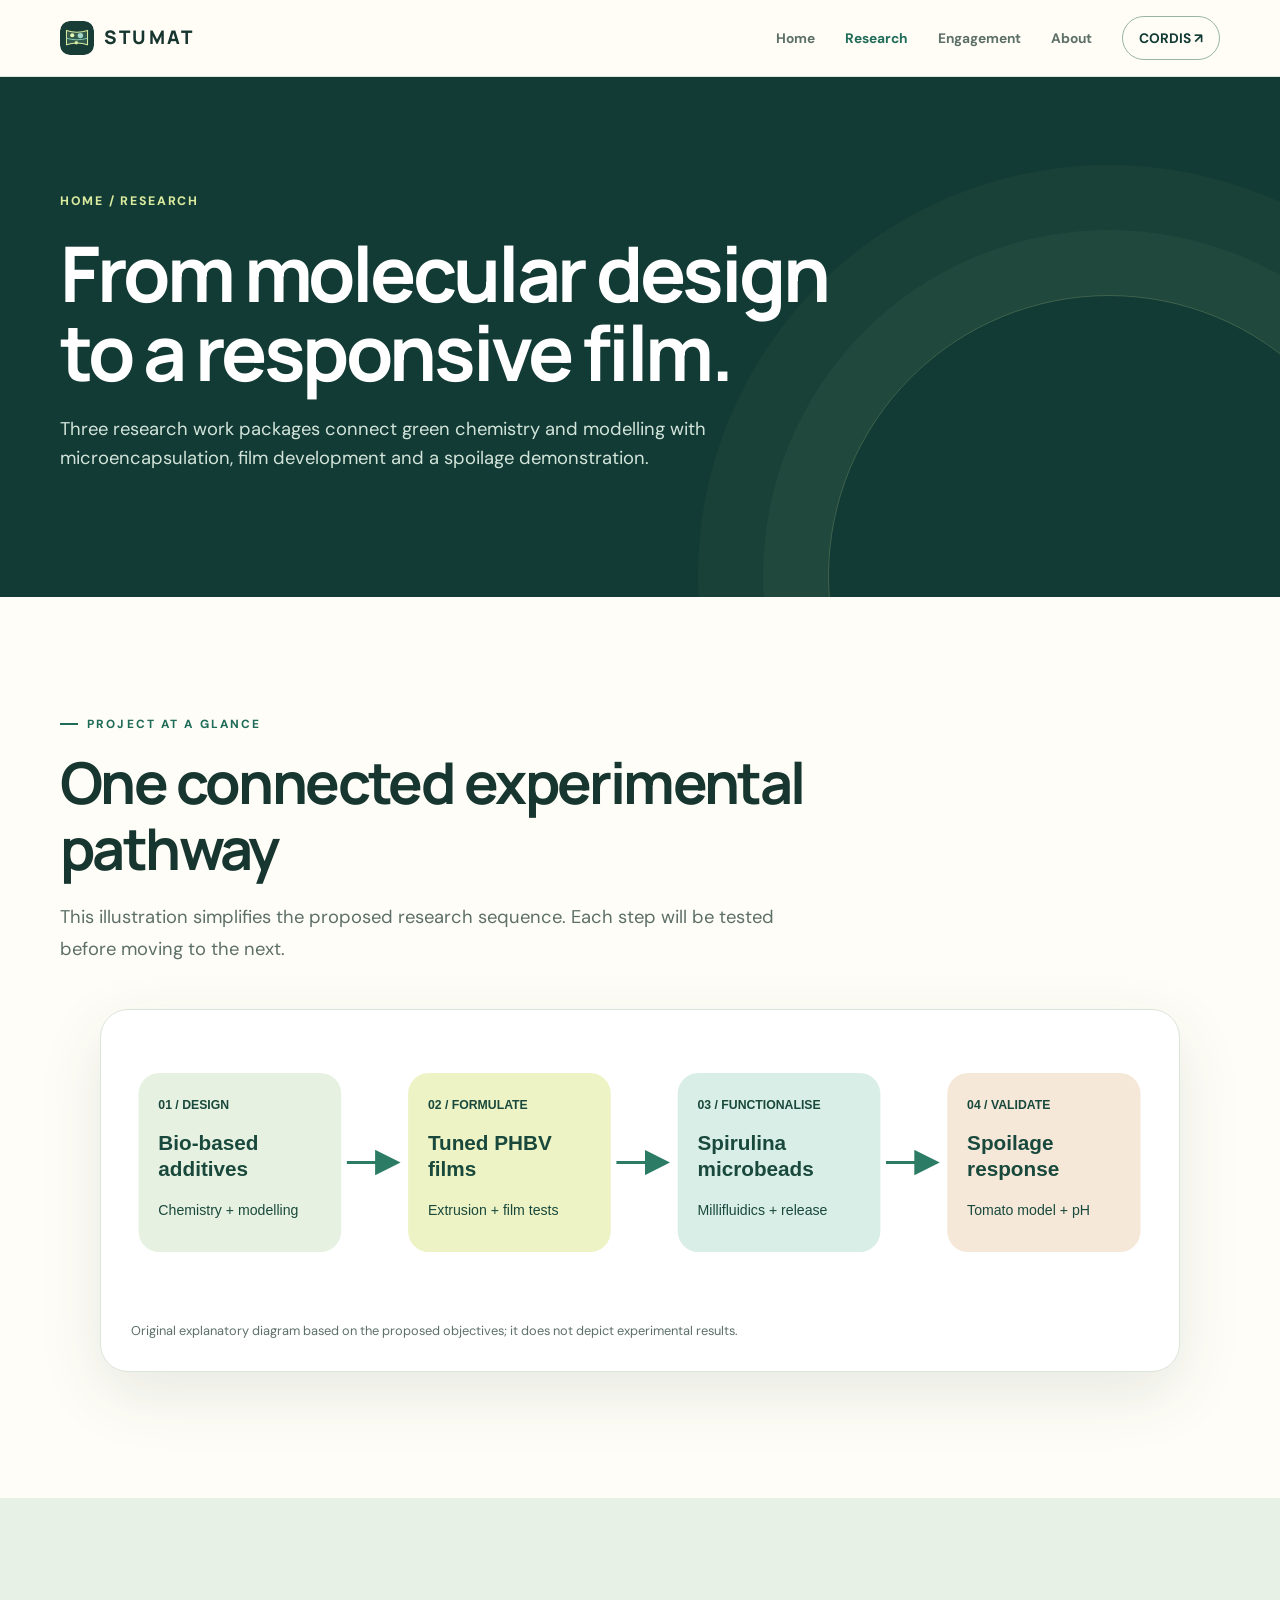
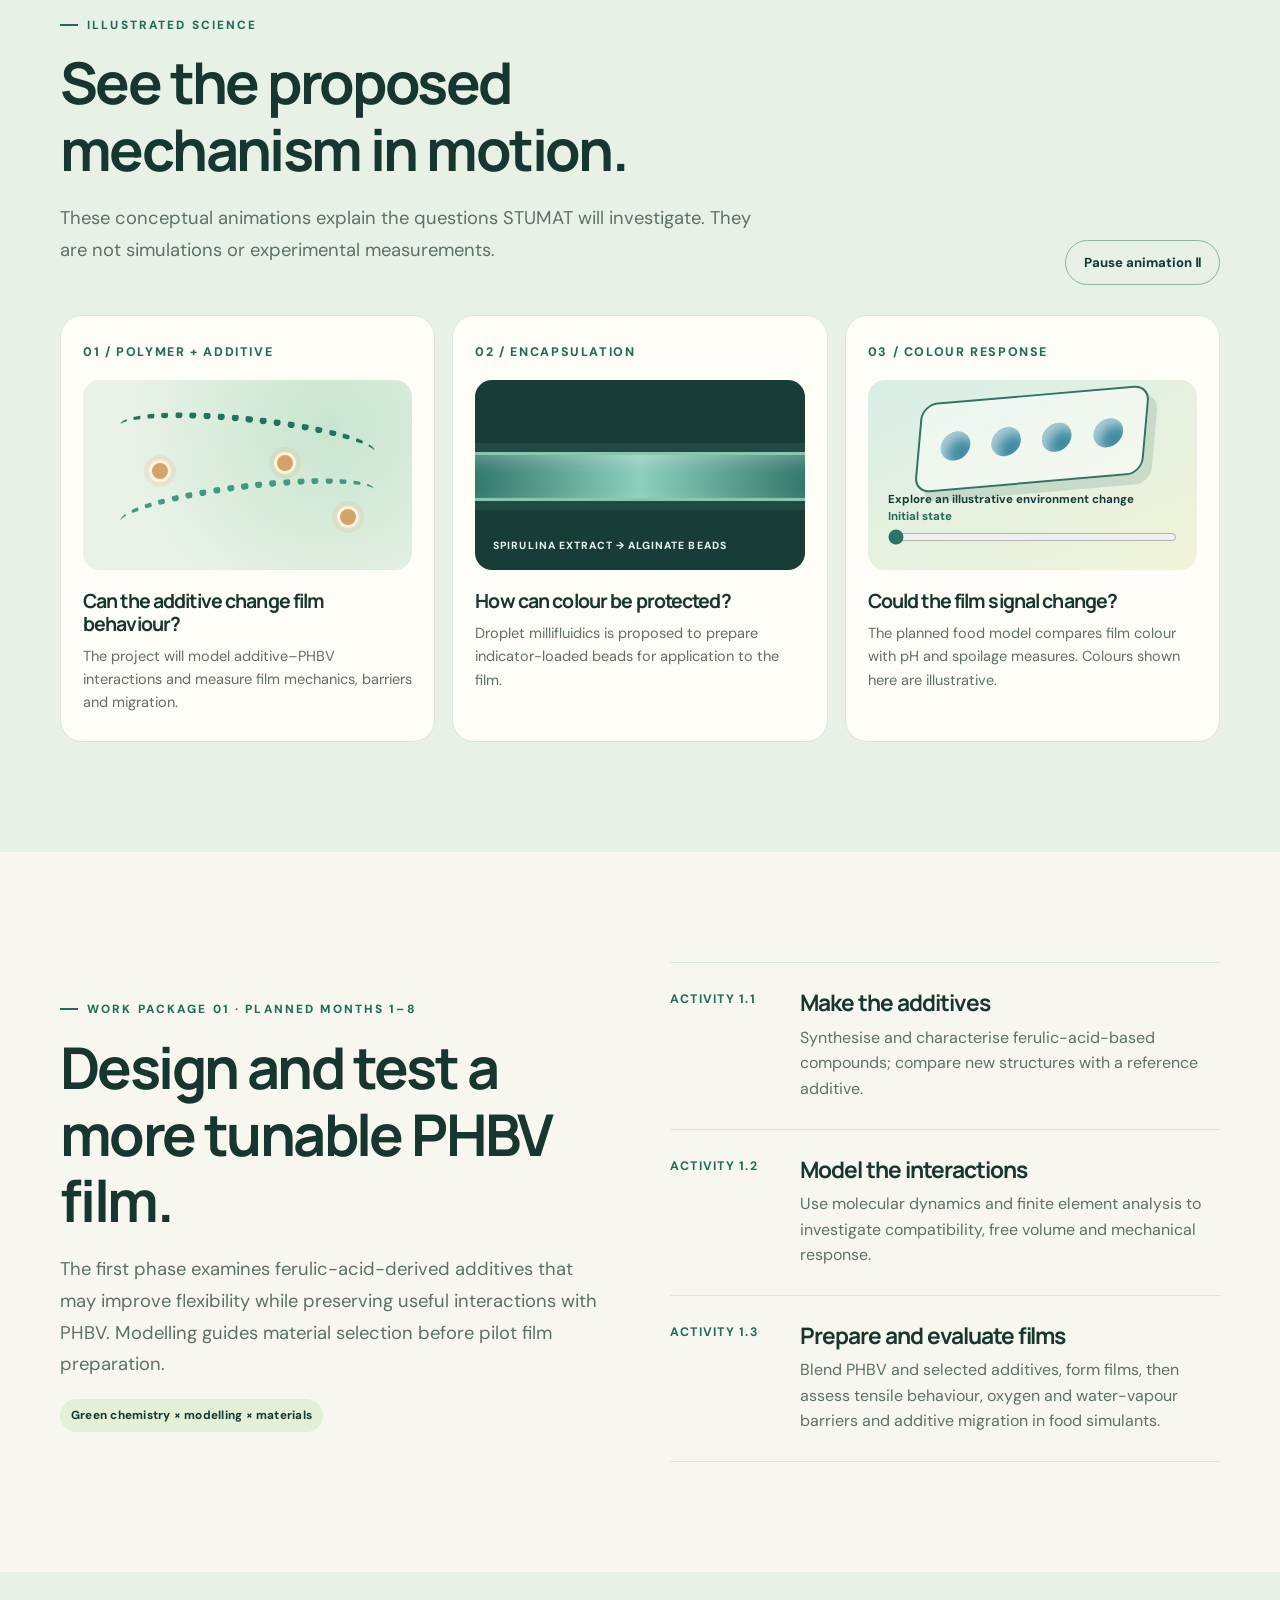
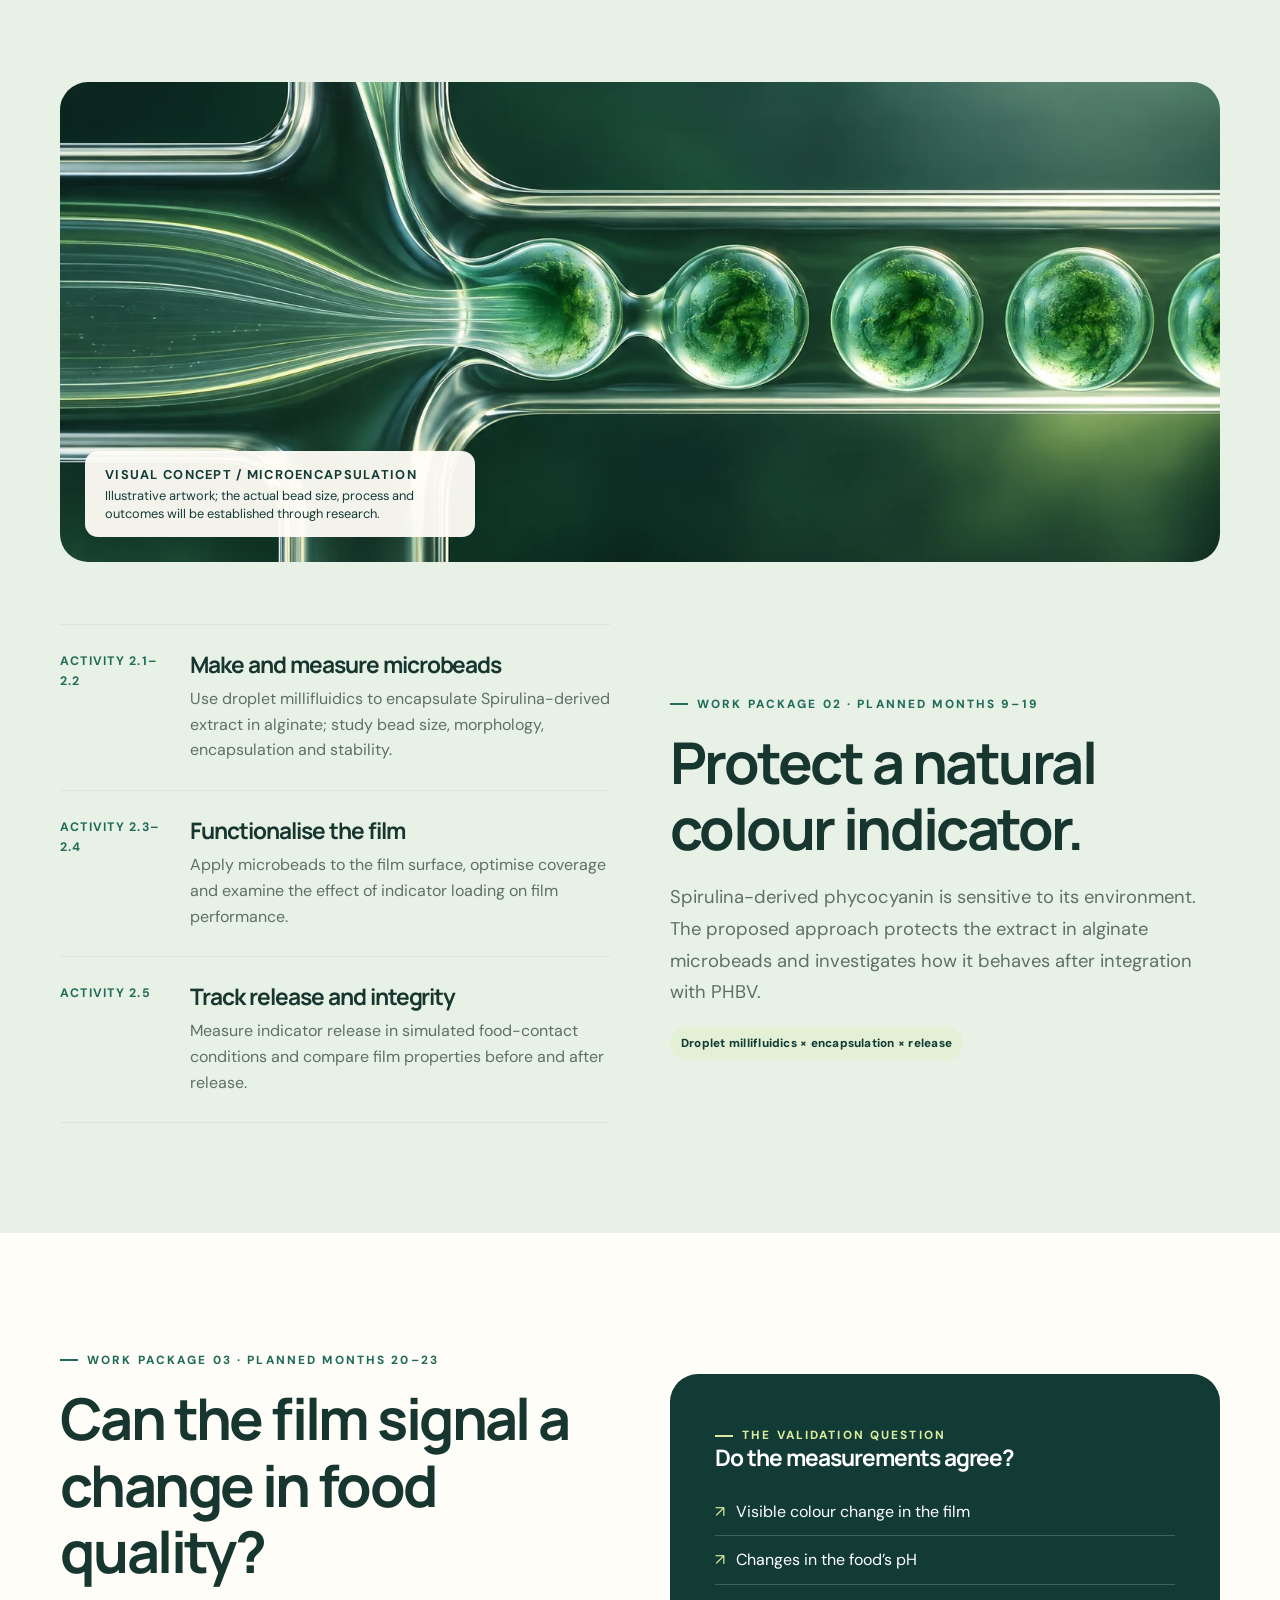
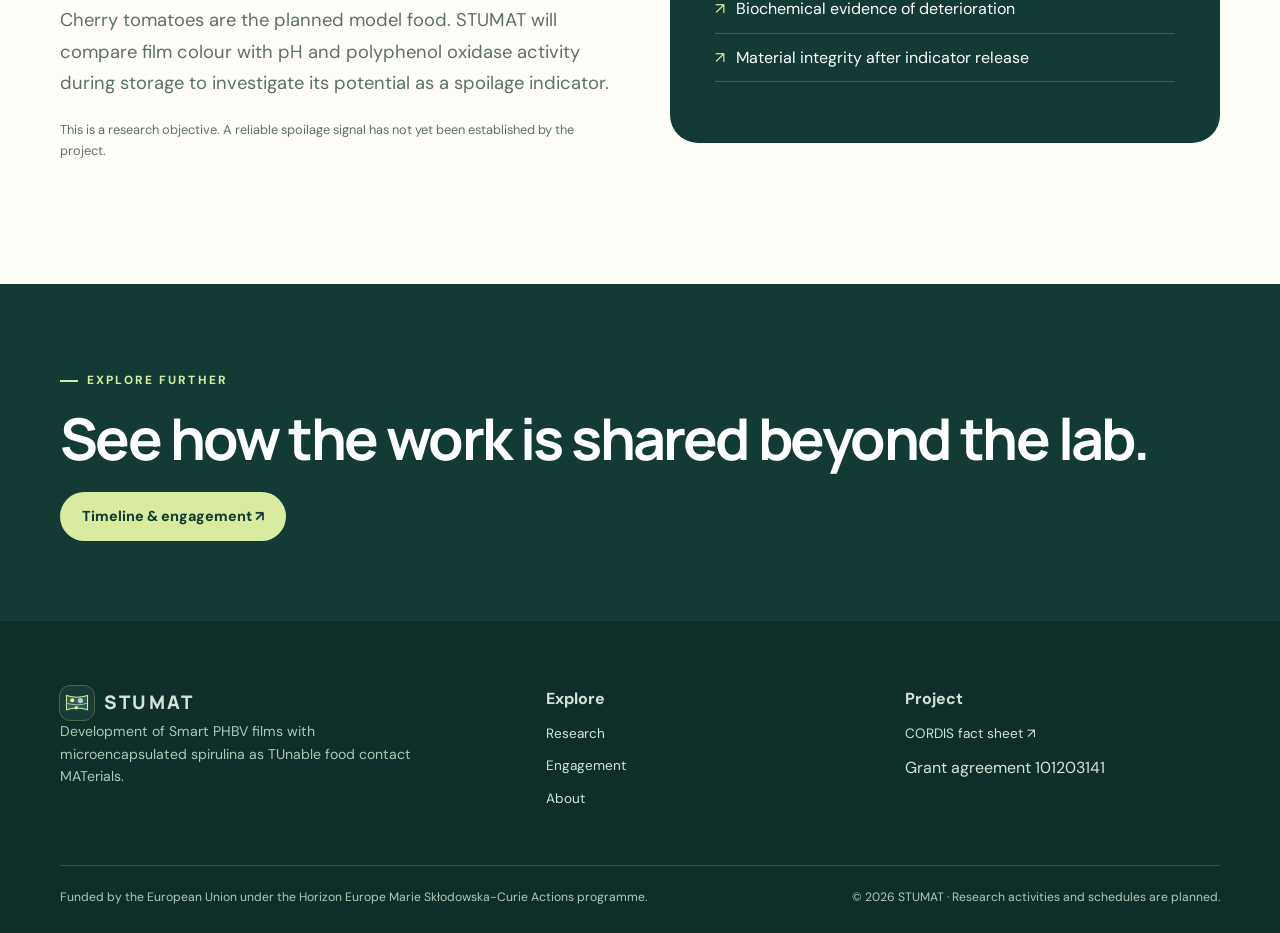
<file: research.html>
<!doctype html>
<html lang="en"><head><meta charset="utf-8"><meta name="viewport" content="width=device-width, initial-scale=1"><meta name="theme-color" content="#133b35"><meta name="description" content="Explore STUMAT's research activities: ferulic-acid-based additives, molecular modelling, PHBV films, Spirulina microbeads and spoilage indication."><title>Research programme — STUMAT</title><link rel="icon" href="favicon.svg" type="image/svg+xml"><link rel="stylesheet" href="site.css"><script src="site.js" defer></script></head>
<body><a class="skip" href="#main">Skip to content</a><header class="site-header"><div class="container nav-wrap"><a class="brand" href="index.html" aria-label="STUMAT home"><img class="brand-icon" src="assets/stumat-mark.svg" alt=""> STUMAT</a><button class="menu-button" type="button" aria-label="Open menu" aria-expanded="false">☰</button><nav class="nav" aria-label="Main navigation"><a href="index.html">Home</a><a href="research.html" aria-current="page">Research</a><a href="engagement.html">Engagement</a><a href="about.html">About</a><a class="nav-cta" href="https://cordis.europa.eu/project/id/101203141" target="_blank" rel="noopener noreferrer">CORDIS ↗</a></nav></div></header>
<main id="main"><section class="page-hero"><div class="container"><span class="breadcrumb"><a href="index.html">Home</a> / Research</span><h1>From molecular design to a responsive film.</h1><p>Three research work packages connect green chemistry and modelling with microencapsulation, film development and a spoilage demonstration.</p></div></section>
<section class="section section-cream"><div class="container"><div class="section-heading reveal"><span class="eyebrow">Project at a glance</span><h2>One connected experimental pathway</h2><p class="lead">This illustration simplifies the proposed research sequence. Each step will be tested before moving to the next.</p></div><figure class="diagram reveal"><svg viewBox="0 0 1080 270" role="img" aria-labelledby="diagram-title diagram-desc" xmlns="http://www.w3.org/2000/svg"><title id="diagram-title">STUMAT research pathway</title><desc id="diagram-desc">Ferulic-acid additives are studied with PHBV, then made into a film. Spirulina extract is encapsulated in alginate microbeads and applied to the film. A tomato model tests colour response alongside pH and spoilage measures.</desc><defs><marker id="arrow" markerWidth="9" markerHeight="9" refX="7" refY="4.5" orient="auto"><path d="M0 0L9 4.5L0 9Z" fill="#2b7b65"/></marker></defs><rect x="8" y="35" rx="22" width="215" height="190" fill="#e7f1e2"/><rect x="294" y="35" rx="22" width="215" height="190" fill="#edf3c5"/><rect x="580" y="35" rx="22" width="215" height="190" fill="#d9eee6"/><rect x="866" y="35" rx="22" width="205" height="190" fill="#f5e8d9"/><g fill="#19493c" font-family="Arial,sans-serif"><text x="29" y="73" font-size="13" font-weight="700">01 / DESIGN</text><text x="29" y="117" font-size="22" font-weight="700">Bio-based</text><text x="29" y="144" font-size="22" font-weight="700">additives</text><text x="29" y="186" font-size="15">Chemistry + modelling</text><text x="315" y="73" font-size="13" font-weight="700">02 / FORMULATE</text><text x="315" y="117" font-size="22" font-weight="700">Tuned PHBV</text><text x="315" y="144" font-size="22" font-weight="700">films</text><text x="315" y="186" font-size="15">Extrusion + film tests</text><text x="601" y="73" font-size="13" font-weight="700">03 / FUNCTIONALISE</text><text x="601" y="117" font-size="22" font-weight="700">Spirulina</text><text x="601" y="144" font-size="22" font-weight="700">microbeads</text><text x="601" y="186" font-size="15">Millifluidics + release</text><text x="887" y="73" font-size="13" font-weight="700">04 / VALIDATE</text><text x="887" y="117" font-size="22" font-weight="700">Spoilage</text><text x="887" y="144" font-size="22" font-weight="700">response</text><text x="887" y="186" font-size="15">Tomato model + pH</text></g><g stroke="#2b7b65" stroke-width="3" marker-end="url(#arrow)"><path d="M229 130h51"/><path d="M515 130h51"/><path d="M801 130h51"/></g></svg><figcaption>Original explanatory diagram based on the proposed objectives; it does not depict experimental results.</figcaption></figure></div></section>
<section class="section section-sage" id="visual-science"><div class="container"><div class="science-head"><div><span class="eyebrow">Illustrated science</span><h2>See the proposed mechanism in motion.</h2><p class="lead">These conceptual animations explain the questions STUMAT will investigate. They are not simulations or experimental measurements.</p></div><button type="button" class="motion-toggle" aria-pressed="false" aria-label="Pause scientific animations">Pause animation <span aria-hidden="true">Ⅱ</span></button></div><div class="science-grid"><article class="science-card"><span class="card-number">01 / POLYMER + ADDITIVE</span><div class="science-stage chain-stage" role="img" aria-label="Illustrative PHBV chains and bio-based additive particles move relative to one another"><div class="chain chain-a"></div><div class="chain chain-b"></div><span class="molecule m1"></span><span class="molecule m2"></span><span class="molecule m3"></span></div><h3>Can the additive change film behaviour?</h3><p>The project will model additive–PHBV interactions and measure film mechanics, barriers and migration.</p></article><article class="science-card"><span class="card-number">02 / ENCAPSULATION</span><div class="science-stage flow-stage" role="img" aria-label="Illustrative droplets travel through a microfluidic channel"><div class="channel"><span class="droplet d1"></span><span class="droplet d2"></span><span class="droplet d3"></span></div><span class="flow-label">SPIRULINA EXTRACT → ALGINATE BEADS</span></div><h3>How can colour be protected?</h3><p>Droplet millifluidics is proposed to prepare indicator-loaded beads for application to the film.</p></article><article class="science-card"><span class="card-number">03 / COLOUR RESPONSE</span><div class="science-stage indicator-stage"><div class="indicator-film" role="img" aria-label="Illustrative film with colour-changing beads"><span></span><span></span><span></span><span></span></div><label class="slider-label" for="environment-range">Explore an illustrative environment change <strong id="environment-label">Initial state</strong></label><input id="environment-range" type="range" min="0" max="100" value="0" aria-describedby="colour-note"></div><h3>Could the film signal change?</h3><p id="colour-note">The planned food model compares film colour with pH and spoilage measures. Colours shown here are illustrative.</p></article></div></div></section>
<section class="section" id="wp1"><div class="container grid-2"><div class="reveal"><span class="eyebrow">Work package 01 · Planned months 1–8</span><h2>Design and test a more tunable PHBV film.</h2><p class="lead">The first phase examines ferulic-acid-derived additives that may improve flexibility while preserving useful interactions with PHBV. Modelling guides material selection before pilot film preparation.</p><span class="pill">Green chemistry × modelling × materials</span></div><div class="reveal"><div class="activity"><strong>ACTIVITY 1.1</strong><div><h3>Make the additives</h3><p>Synthesise and characterise ferulic-acid-based compounds; compare new structures with a reference additive.</p></div></div><div class="activity"><strong>ACTIVITY 1.2</strong><div><h3>Model the interactions</h3><p>Use molecular dynamics and finite element analysis to investigate compatibility, free volume and mechanical response.</p></div></div><div class="activity"><strong>ACTIVITY 1.3</strong><div><h3>Prepare and evaluate films</h3><p>Blend PHBV and selected additives, form films, then assess tensile behaviour, oxygen and water-vapour barriers and additive migration in food simulants.</p></div></div></div></div></section>
<section class="section section-sage" id="wp2"><div class="container"><figure class="research-photo reveal"><img src="assets/microfluidic-concept.webp" loading="lazy" width="1536" height="1024" alt="Concept illustration of coloured droplets forming within a microfluidic channel"><figcaption><strong>Visual concept / microencapsulation</strong><span>Illustrative artwork; the actual bead size, process and outcomes will be established through research.</span></figcaption></figure><div class="grid-2"><div class="reveal"><div class="activity"><strong>ACTIVITY 2.1–2.2</strong><div><h3>Make and measure microbeads</h3><p>Use droplet millifluidics to encapsulate Spirulina-derived extract in alginate; study bead size, morphology, encapsulation and stability.</p></div></div><div class="activity"><strong>ACTIVITY 2.3–2.4</strong><div><h3>Functionalise the film</h3><p>Apply microbeads to the film surface, optimise coverage and examine the effect of indicator loading on film performance.</p></div></div><div class="activity"><strong>ACTIVITY 2.5</strong><div><h3>Track release and integrity</h3><p>Measure indicator release in simulated food-contact conditions and compare film properties before and after release.</p></div></div></div><div class="reveal"><span class="eyebrow">Work package 02 · Planned months 9–19</span><h2>Protect a natural colour indicator.</h2><p class="lead">Spirulina-derived phycocyanin is sensitive to its environment. The proposed approach protects the extract in alginate microbeads and investigates how it behaves after integration with PHBV.</p><span class="pill">Droplet millifluidics × encapsulation × release</span></div></div></div></section>
<section class="section section-cream" id="wp3"><div class="container grid-2"><div class="reveal"><span class="eyebrow">Work package 03 · Planned months 20–23</span><h2>Can the film signal a change in food quality?</h2><p class="lead">Cherry tomatoes are the planned model food. STUMAT will compare film colour with pH and polyphenol oxidase activity during storage to investigate its potential as a spoilage indicator.</p><p class="note">This is a research objective. A reliable spoilage signal has not yet been established by the project.</p></div><div class="feature-panel reveal"><span class="eyebrow light-eyebrow">The validation question</span><h3>Do the measurements agree?</h3><ul class="list-clean"><li>Visible colour change in the film</li><li>Changes in the food’s pH</li><li>Biochemical evidence of deterioration</li><li>Material integrity after indicator release</li></ul></div></div></section><section class="section-tight section-dark"><div class="container"><span class="eyebrow light-eyebrow">Explore further</span><h2>See how the work is shared beyond the lab.</h2><a class="button button-primary" href="engagement.html">Timeline & engagement ↗</a></div></section></main>
<footer class="site-footer"><div class="container"><div class="footer-grid"><div><a class="brand" href="index.html"><img class="brand-icon" src="assets/stumat-mark.svg" alt=""> STUMAT</a><p>Development of Smart PHBV films with microencapsulated spirulina as TUnable food contact MATerials.</p></div><div class="footer-links"><strong>Explore</strong><a href="research.html">Research</a><a href="engagement.html">Engagement</a><a href="about.html">About</a></div><div class="footer-links"><strong>Project</strong><a href="https://cordis.europa.eu/project/id/101203141" target="_blank" rel="noopener noreferrer">CORDIS fact sheet ↗</a><span>Grant agreement 101203141</span></div></div><div class="footer-bottom"><span>Funded by the European Union under the Horizon Europe Marie Skłodowska-Curie Actions programme.</span><span>© 2026 STUMAT · Research activities and schedules are planned.</span></div></div></footer></body></html>
</file>
<file: site.css>
@import url('https://fonts.googleapis.com/css2?family=DM+Sans:wght@400;500;600;700&family=Manrope:wght@400;500;600;700;800&display=swap');
:root{--forest:#133b35;--ink:#17362f;--pine:#206c59;--moss:#85aa78;--lime:#d9eb9e;--paper:#f7f7ef;--cream:#fffdf7;--line:#dce5d9;--muted:#5d7068;--orange:#e7a66f;--shadow:0 22px 65px rgba(19,59,53,.1)}
*{box-sizing:border-box}html{scroll-behavior:smooth}body{margin:0;background:var(--paper);color:var(--ink);font-family:'DM Sans',Arial,sans-serif;line-height:1.6}h1,h2,h3,h4,p{margin-top:0}h1,h2,h3,h4{font-family:Manrope,Arial,sans-serif;line-height:1.16;letter-spacing:-.045em}a{color:inherit}img,svg{max-width:100%}button{font:inherit}::selection{background:var(--lime);color:var(--forest)}.container{width:min(1160px,calc(100% - 44px));margin:auto}.skip{position:absolute;top:-60px;left:15px;background:white;padding:10px;z-index:20}.skip:focus{top:10px}.site-header{position:sticky;top:0;z-index:10;background:rgba(255,253,247,.93);backdrop-filter:blur(16px);border-bottom:1px solid var(--line)}.nav-wrap{min-height:76px;display:flex;align-items:center;justify-content:space-between;gap:22px}.brand{display:flex;align-items:center;gap:10px;text-decoration:none;font-family:Manrope,sans-serif;font-size:1.17rem;font-weight:800;letter-spacing:.12em}.mark{width:33px;height:33px;border-radius:10px;background:var(--forest);display:grid;place-items:center;color:var(--lime);font-weight:800;letter-spacing:0}.nav{display:flex;align-items:center;gap:30px}.nav a{text-decoration:none;font-size:.86rem;font-weight:700;color:var(--muted);transition:color .2s}.nav a:hover,.nav a[aria-current=page]{color:var(--pine)}.nav .nav-cta{padding:10px 16px;border:1px solid #98b4a5;border-radius:99px;color:var(--forest)}.menu-button{display:none;border:1px solid var(--line);background:white;border-radius:11px;width:43px;height:43px;cursor:pointer}.eyebrow{display:inline-flex;align-items:center;gap:9px;color:var(--pine);font-size:.74rem;font-weight:800;letter-spacing:.18em;text-transform:uppercase}.eyebrow:before{content:'';width:18px;height:2px;background:currentColor}.light-eyebrow{color:var(--lime)}h1{font-size:clamp(3.2rem,7.4vw,6.9rem);line-height:1.03;margin:20px 0 24px}h2{font-size:clamp(2.15rem,4.5vw,4rem);margin:15px 0 20px}h3{font-size:1.42rem;margin-bottom:12px}.lead{font-size:1.15rem;line-height:1.72;color:var(--muted);max-width:720px}.hero{background:var(--forest);color:#fff;overflow:hidden;position:relative}.hero:after{content:'';position:absolute;inset:auto -8% -160px auto;width:520px;height:520px;border-radius:50%;border:1px solid rgba(255,255,255,.1);pointer-events:none}.hero-grid{display:grid;grid-template-columns:1.04fr .96fr;gap:30px;align-items:center;min-height:660px;padding:90px 0}.hero h1{max-width:690px}.hero h1 em{font-style:normal;color:var(--lime)}.hero .lead{color:#d7e7de}.hero-actions,.button-row{display:flex;flex-wrap:wrap;gap:12px;margin-top:32px}.button{display:inline-flex;align-items:center;justify-content:center;gap:10px;padding:13px 22px;border-radius:100px;font-size:.9rem;font-weight:800;text-decoration:none;transition:transform .25s,background .25s}.button:hover{transform:translateY(-3px)}.button-primary{background:var(--lime);color:var(--forest)}.button-primary:hover{background:white}.button-outline{border:1px solid rgba(255,255,255,.42);color:white}.button-outline:hover{background:rgba(255,255,255,.1)}.button-dark{background:var(--forest);color:white}.hero-visual{min-height:450px;position:relative;display:grid;place-items:center}.orbit{position:absolute;width:min(95%,500px);aspect-ratio:1;border:1px solid rgba(221,246,215,.22);border-radius:50%;animation:slow-spin 32s linear infinite}.orbit:before,.orbit:after{content:'';position:absolute;border-radius:50%;background:var(--lime);width:13px;height:13px;top:10%;left:16%;box-shadow:0 0 0 9px rgba(217,235,158,.1)}.orbit:after{top:auto;left:auto;bottom:17%;right:7%;background:var(--orange)}.orbit-inner{width:73%;animation-direction:reverse}.sheet{position:relative;width:295px;height:340px;border:2px solid rgba(240,255,218,.74);border-radius:30px;background:linear-gradient(145deg,rgba(214,244,197,.45),rgba(31,139,106,.3));box-shadow:20px 22px 0 rgba(153,216,165,.12),40px 44px 0 rgba(153,216,165,.07),0 30px 70px rgba(0,0,0,.1);transform:rotate(-13deg);animation:float 6s ease-in-out infinite}.bead{position:absolute;border-radius:50%;background:radial-gradient(circle at 30% 28%,#e3f4b2 4%,#9eca92 35%,#4fa187 70%,#276b61);box-shadow:0 9px 22px rgba(10,56,46,.25)}.b1{width:70px;height:70px;top:48px;left:45px}.b2{width:45px;height:45px;top:105px;right:40px}.b3{width:90px;height:90px;bottom:48px;left:93px}.b4{width:26px;height:26px;bottom:62px;right:33px}.visual-note{position:absolute;bottom:8px;right:0;background:rgba(255,253,247,.96);color:var(--forest);border-radius:18px;padding:15px 19px;box-shadow:var(--shadow);font-size:.78rem;font-weight:800;letter-spacing:.08em}.hero-meta{display:flex;gap:24px;flex-wrap:wrap;margin-top:54px;color:#c2ded0;font-size:.8rem;font-weight:700;letter-spacing:.04em}.hero-meta span:before{content:'●';color:var(--lime);font-size:.5rem;margin-right:9px}.section{padding:110px 0}.section-tight{padding:80px 0}.section-cream{background:var(--cream)}.section-sage{background:#e8f1e6}.section-dark{background:var(--forest);color:#fff}.section-dark .lead{color:#cfdfd4}.section-heading{max-width:760px;margin-bottom:44px}.grid-2{display:grid;grid-template-columns:1fr 1fr;gap:60px;align-items:center}.grid-3{display:grid;grid-template-columns:repeat(3,1fr);gap:18px}.grid-4{display:grid;grid-template-columns:repeat(4,1fr);gap:15px}.card{background:#fff;border:1px solid var(--line);border-radius:22px;padding:30px;min-height:240px;transition:transform .25s,box-shadow .25s}.card:hover{transform:translateY(-5px);box-shadow:var(--shadow)}.card p{color:var(--muted);font-size:.94rem}.card-number{color:var(--pine);font-size:.78rem;font-weight:800;letter-spacing:.13em}.card-link{display:inline-block;margin-top:12px;color:var(--pine);font-weight:800;font-size:.85rem;text-decoration:none}.card-link:hover{text-decoration:underline}.pill{display:inline-block;background:#e4f0d6;color:var(--forest);padding:7px 11px;border-radius:99px;font-size:.73rem;font-weight:800;letter-spacing:.02em}.statement{border-left:3px solid var(--moss);padding:10px 0 10px 27px;font-family:Manrope,sans-serif;font-size:clamp(1.3rem,2.4vw,2rem);line-height:1.45;letter-spacing:-.03em}.flow{display:grid;grid-template-columns:repeat(4,1fr);gap:9px;margin-top:30px}.flow-step{position:relative;padding:25px 21px;background:#fff;border-radius:19px;border:1px solid var(--line);min-height:165px}.flow-step:not(:last-child):after{content:'→';position:absolute;right:-15px;top:47%;z-index:1;background:var(--lime);border-radius:50%;width:29px;height:29px;text-align:center;line-height:29px;color:var(--forest);font-weight:900}.flow-step strong{display:block;font-family:Manrope,sans-serif;font-size:1rem;line-height:1.3}.flow-step small{display:block;color:var(--muted);margin-top:10px;line-height:1.5}.flow-icon{font-size:1.65rem;margin-bottom:14px;line-height:1}.page-hero{background:var(--forest);color:white;padding:110px 0 105px;position:relative;overflow:hidden}.page-hero:after{content:'';position:absolute;right:-110px;bottom:-260px;width:560px;height:560px;border:1px solid rgba(217,235,158,.22);border-radius:50%;box-shadow:0 0 0 65px rgba(217,235,158,.04),0 0 0 130px rgba(217,235,158,.03)}.page-hero h1{max-width:850px;font-size:clamp(2.9rem,6vw,5.8rem)}.page-hero p{max-width:760px;color:#d2e4da;font-size:1.15rem}.breadcrumb{color:var(--lime);font-size:.77rem;text-transform:uppercase;letter-spacing:.14em;font-weight:800}.breadcrumb a{text-decoration:none}.activity{display:grid;grid-template-columns:110px 1fr;gap:20px;padding:27px 0;border-top:1px solid var(--line)}.activity:last-child{border-bottom:1px solid var(--line)}.activity strong{color:var(--pine);font-size:.77rem;letter-spacing:.1em}.activity h3{margin:0 0 8px}.activity p{margin:0;color:var(--muted)}.numbered{counter-reset:items}.numbered .card{min-height:200px}.diagram{border:1px solid var(--line);border-radius:28px;background:#fff;padding:30px;box-shadow:var(--shadow)}.diagram figcaption{margin-top:18px;color:var(--muted);font-size:.8rem}.timeline{display:grid;gap:15px;margin-top:40px}.timeline-row{display:grid;grid-template-columns:245px 1fr;align-items:center;gap:22px}.timeline-name{font-size:.85rem;font-weight:800}.timeline-name small{display:block;color:var(--muted);font-weight:500}.timeline-track{height:35px;position:relative;background:#e8eee5;border-radius:99px;overflow:hidden}.timeline-track:before{content:'';position:absolute;inset:0;background:repeating-linear-gradient(90deg,transparent 0,transparent calc(12.5% - 1px),rgba(34,83,65,.11) calc(12.5% - 1px),rgba(34,83,65,.11) 12.5%)}.timeline-bar{position:absolute;top:4px;bottom:4px;left:var(--start);width:var(--span);border-radius:99px;background:var(--pine);color:white;display:flex;align-items:center;padding:0 14px;font-size:.7rem;font-weight:800;white-space:nowrap}.timeline-bar.lime{background:#a8cb6f;color:var(--forest)}.timeline-bar.orange{background:#d88854}.timeline-axis{display:grid;grid-template-columns:repeat(4,1fr);gap:8px;margin:12px 0 0 267px;color:var(--muted);font-size:.77rem;font-weight:800}.note{font-size:.8rem;color:var(--muted);margin-top:20px}.feature-panel{background:var(--forest);color:white;padding:45px;border-radius:28px}.feature-panel p{color:#cfdfd4}.list-clean{list-style:none;padding:0}.list-clean li{padding:11px 0;border-bottom:1px solid rgba(255,255,255,.19)}.list-clean li:before{content:'↗';color:var(--lime);margin-right:11px}.profile{display:grid;grid-template-columns:330px 1fr;gap:68px;align-items:center}.portrait{min-height:370px;position:relative;overflow:hidden;border-radius:28px;background:linear-gradient(150deg,#2e7c69,#10443c);display:grid;place-items:center}.portrait:before,.portrait:after{content:'';position:absolute;border:1px solid rgba(255,255,255,.23);width:330px;height:330px;border-radius:50%;top:-120px;right:-110px}.portrait:after{top:auto;right:auto;bottom:-170px;left:-110px}.monogram{width:164px;height:164px;background:rgba(230,245,185,.16);border:1px solid rgba(230,245,185,.5);border-radius:42px;display:grid;place-items:center;color:var(--lime);font:800 4rem Manrope,sans-serif;transform:rotate(-8deg)}.profile .lead{max-width:690px}.tag-row{display:flex;gap:9px;flex-wrap:wrap;margin-top:20px}.tag{padding:7px 11px;border-radius:99px;background:#e8f1e6;font-size:.74rem;font-weight:700}.quote{font-family:Manrope,sans-serif;font-size:clamp(1.5rem,3.3vw,2.7rem);line-height:1.37;letter-spacing:-.04em;max-width:960px}.site-footer{background:#102e29;color:#d4e3d8;padding:65px 0 26px}.footer-grid{display:grid;grid-template-columns:1.4fr 1fr 1fr;gap:45px}.footer-grid p{font-size:.88rem;color:#aec8b9;max-width:360px}.footer-links{display:grid;gap:11px;align-content:start}.footer-links a{font-size:.85rem;text-decoration:none}.footer-links a:hover{text-decoration:underline}.footer-bottom{margin-top:55px;border-top:1px solid rgba(255,255,255,.16);padding-top:22px;font-size:.76rem;color:#afc8b9;display:flex;gap:20px;justify-content:space-between;flex-wrap:wrap}.reveal{opacity:1;transform:none;transition:opacity .7s ease,transform .7s ease}.can-reveal .reveal{opacity:0;transform:translateY(22px)}.can-reveal .reveal.visible{opacity:1;transform:none}@keyframes float{50%{transform:translateY(-15px) rotate(-10deg)}}@keyframes slow-spin{to{transform:rotate(360deg)}}
@media(max-width:850px){.hero-grid{grid-template-columns:1fr;padding:80px 0 65px}.hero-visual{min-height:380px}.grid-3,.grid-4{grid-template-columns:repeat(2,1fr)}.grid-2,.profile{grid-template-columns:1fr;gap:35px}.portrait{max-width:450px}.flow{grid-template-columns:repeat(2,1fr)}.flow-step:nth-child(2):after{display:none}.footer-grid{grid-template-columns:1fr 1fr}}
@media(max-width:600px){.container{width:min(100% - 32px,1160px)}.nav-wrap{min-height:68px}.menu-button{display:grid;place-items:center}.nav{display:none;position:absolute;left:0;right:0;top:68px;padding:20px;background:var(--cream);border-bottom:1px solid var(--line);box-shadow:var(--shadow);flex-direction:column;align-items:stretch;gap:0}.nav.open{display:flex}.nav a{padding:12px 16px}.hero-grid{min-height:0;padding:70px 0 55px}.hero-visual{min-height:300px}.sheet{width:215px;height:250px}.b1{width:50px;height:50px}.b2{width:35px;height:35px;right:30px}.b3{width:65px;height:65px;left:70px}.visual-note{font-size:.6rem;padding:10px}.hero-meta{margin-top:38px}.section{padding:74px 0}.section-tight{padding:58px 0}.grid-3,.grid-4,.flow{grid-template-columns:1fr}.flow-step{min-height:130px}.flow-step:after{display:none}.card{min-height:0}.page-hero{padding:80px 0}.timeline-row{grid-template-columns:1fr;gap:7px}.timeline-axis{margin-left:0}.timeline-name small{display:inline;margin-left:8px}.timeline-bar.orange{font-size:.6rem;padding:0 4px}.activity{grid-template-columns:1fr;gap:5px}.feature-panel,.diagram{padding:23px}.diagram{overflow-x:auto}.diagram svg{max-width:none;min-width:760px}.footer-grid{grid-template-columns:1fr;gap:25px}}
@media(prefers-reduced-motion:reduce){html{scroll-behavior:auto}*,*:before,*:after{animation-duration:.01ms!important;transition-duration:.01ms!important}.reveal{opacity:1;transform:none}}
/* STUMAT identity and original science visuals */
.brand-icon{display:block;width:34px;height:34px;border-radius:10px;flex:none}.site-footer .brand-icon{outline:1px solid rgba(217,235,158,.3)}
.hero-grid{grid-template-columns:1.07fr .93fr;gap:55px}.hero-image{position:relative;margin:0;isolation:isolate;animation:image-appear 1s ease both}.hero-image:before{content:'';position:absolute;inset:9% -5% -5% 7%;border:1px solid rgba(217,235,158,.4);border-radius:38% 62% 53% 47%;z-index:-1;animation:halo-breathe 9s ease-in-out infinite}.hero-image img{display:block;width:100%;aspect-ratio:4/4.2;object-fit:cover;object-position:52% 50%;border-radius:42% 12% 34% 12%;box-shadow:0 24px 80px rgba(0,0,0,.22);border:1px solid rgba(255,255,255,.15)}.hero-image figcaption{position:absolute;right:-12px;bottom:18px;max-width:255px;background:var(--cream);color:var(--forest);padding:17px 20px;border-radius:16px;box-shadow:var(--shadow);font-size:.79rem;line-height:1.35}.hero-image figcaption span{display:block;color:var(--pine);font-size:.67rem;font-weight:800;letter-spacing:.15em;margin-bottom:4px}
.science-head{display:flex;justify-content:space-between;align-items:end;gap:24px;margin-bottom:30px}.science-head h2{max-width:760px}.motion-toggle{flex:none;border:1px solid #8db5a3;border-radius:100px;padding:11px 18px;background:transparent;color:var(--forest);font-size:.82rem;font-weight:800;cursor:pointer}.motion-toggle:hover,.motion-toggle:focus-visible{background:#fff}.science-grid{display:grid;grid-template-columns:repeat(3,minmax(0,1fr));gap:17px}.science-card{min-width:0;padding:22px;background:var(--cream);border:1px solid var(--line);border-radius:22px}.science-card h3{font-size:1.22rem;margin:20px 0 9px}.science-card p{font-size:.91rem;color:var(--muted);margin-bottom:5px}.science-stage{position:relative;height:190px;margin-top:17px;border-radius:17px;overflow:hidden;background:radial-gradient(circle at 75% 25%,#c8e5cf,#e8f2e7 70%)}.chain{position:absolute;width:78%;height:46px;left:11%;border-top:7px dotted #23715f;border-radius:50%;transform:rotate(6deg);animation:chain-sway 4s ease-in-out infinite}.chain-a{top:36px}.chain-b{top:103px;transform:rotate(-7deg);animation-delay:-2s;border-color:#409980}.molecule{position:absolute;width:22px;height:22px;border-radius:50%;background:#d4a36c;border:3px solid #fff4db;box-shadow:0 0 0 5px rgba(213,158,103,.15);animation:bead-bob 3s ease-in-out infinite}.m1{left:20%;top:80px}.m2{left:58%;top:72px;animation-delay:-1.3s}.m3{left:77%;top:126px;animation-delay:-2.1s}.flow-stage{background:#173d36}.channel{position:absolute;left:-8%;right:-8%;top:72px;height:49px;border:3px solid #8cc5ae;border-radius:100px;background:linear-gradient(90deg,#276c61,#8ed0bd,#276c61);box-shadow:0 0 0 9px rgba(121,196,166,.1),inset 0 6px 15px rgba(255,255,255,.25)}.droplet{position:absolute;top:7px;left:-32px;width:27px;height:27px;border-radius:50%;background:radial-gradient(circle at 30% 25%,#e0f7b3,#5cbfaa 60%,#217968);border:1px solid #e4f9c7;box-shadow:0 3px 12px rgba(2,32,30,.4);animation:drop-travel 6s linear infinite}.d2{animation-delay:-2s}.d3{animation-delay:-4s}.flow-label{position:absolute;bottom:16px;left:18px;color:#e4f2e9;font-size:.65rem;font-weight:800;letter-spacing:.1em}.indicator-stage{padding:14px 20px;background:linear-gradient(155deg,#d9eee7,#f1f3d8)}.indicator-film{height:90px;width:78%;margin:auto;transform:skew(-10deg) rotate(-5deg);border:2px solid #337363;border-radius:16px;background:rgba(255,255,255,.45);display:flex;align-items:center;justify-content:space-evenly;box-shadow:9px 10px 0 rgba(43,103,88,.16)}.indicator-film span{width:29px;height:29px;border-radius:50%;background:var(--indicator-color,#418ca2);box-shadow:inset 7px 7px 11px rgba(255,255,255,.55);transition:background .28s}.slider-label{display:block;margin:9px 0 0;color:var(--forest);font-size:.72rem;font-weight:700;line-height:1.3}.slider-label strong{display:block;color:var(--pine);margin-top:2px}.indicator-stage input{width:100%;margin:4px 0;accent-color:#297565;cursor:pointer}.research-photo{position:relative;margin:0 0 62px;overflow:hidden;border-radius:28px;background:var(--forest)}.research-photo img{display:block;width:100%;max-height:480px;object-fit:cover}.research-photo figcaption{position:absolute;left:25px;bottom:25px;background:rgba(255,253,247,.95);color:var(--forest);padding:15px 20px;border-radius:13px;max-width:390px;font-size:.8rem;line-height:1.35}.research-photo figcaption strong,.research-photo figcaption span{display:block}.research-photo figcaption strong{letter-spacing:.1em;text-transform:uppercase;margin-bottom:4px}.motion-paused .science-stage *{animation-play-state:paused!important}
@keyframes chain-sway{50%{translate:0 12px;rotate:3deg}}@keyframes bead-bob{50%{translate:0 -12px}}@keyframes drop-travel{from{left:-32px}to{left:calc(100% + 12px)}}@keyframes image-appear{from{opacity:0;transform:translateY(24px)}to{opacity:1;transform:none}}@keyframes halo-breathe{50%{transform:scale(1.06) rotate(8deg)}}
@media(max-width:900px){.hero-grid{grid-template-columns:1fr}.hero-image{max-width:600px;margin:25px auto 0;width:100%}.hero-image img{aspect-ratio:1.35}.science-grid{grid-template-columns:1fr 1fr}.science-card:last-child{grid-column:1/-1}.science-head{align-items:start}}
@media(max-width:600px){.hero-image img{aspect-ratio:1.13}.hero-image figcaption{right:0;bottom:0;max-width:225px;font-size:.7rem}.science-head{display:block}.motion-toggle{margin-bottom:8px}.science-grid{grid-template-columns:1fr}.science-card:last-child{grid-column:auto}.research-photo{margin-bottom:36px}.research-photo img{min-height:270px}.research-photo figcaption{left:10px;right:10px;bottom:10px;max-width:none}}
@media(prefers-reduced-motion:reduce){.hero-image,.hero-image:before{animation:none}.science-stage *{animation:none!important}}
/* Slow schematic motion behind the home-page headline */
.hero-copy{position:relative;isolation:isolate}.hero-copy > :not(.hero-ambient){position:relative;z-index:1}.hero-ambient{position:absolute;inset:-110px -42px -50px -85px;z-index:0;pointer-events:none;overflow:hidden;opacity:.82}.hero-ambient svg{width:100%;height:100%;display:block}.ambient-chain{fill:none;stroke:#bce8d1;stroke-width:1.5;stroke-linecap:round;stroke-dasharray:5 21;opacity:.25;animation:ambient-flow 24s linear infinite}.chain-two{animation-duration:31s;animation-direction:reverse;stroke:#d9eb9e;opacity:.3}.chain-three{animation-duration:38s;opacity:.18}.ambient-ring{fill:none;stroke:#b6d8c4;stroke-width:1;opacity:.16;transform-box:fill-box;transform-origin:center;animation:ambient-pulse 9s ease-in-out infinite}.ring-two{animation-delay:-4.5s}.ambient-bead{fill:#d9eb9e;opacity:.17;transform-box:fill-box;transform-origin:center;animation:ambient-drift 7s ease-in-out infinite}.bead-two{animation-delay:-2s;fill:#a7e0cc}.bead-three{animation-delay:-4s}.bead-four{animation-delay:-5s;fill:#a7e0cc}@keyframes ambient-flow{to{stroke-dashoffset:-312}}@keyframes ambient-pulse{50%{scale:1.18;opacity:.28}}@keyframes ambient-drift{50%{translate:0 -17px;opacity:.36}}
@media(max-width:900px){.hero-ambient{inset:-90px -20px -30px -35px;opacity:.58}}@media(max-width:600px){.hero-ambient{inset:-70px -20px -15px -20px;opacity:.43}.ambient-ring{opacity:.08}}@media(prefers-reduced-motion:reduce){.ambient-chain,.ambient-ring,.ambient-bead{animation:none!important}}
</file>
